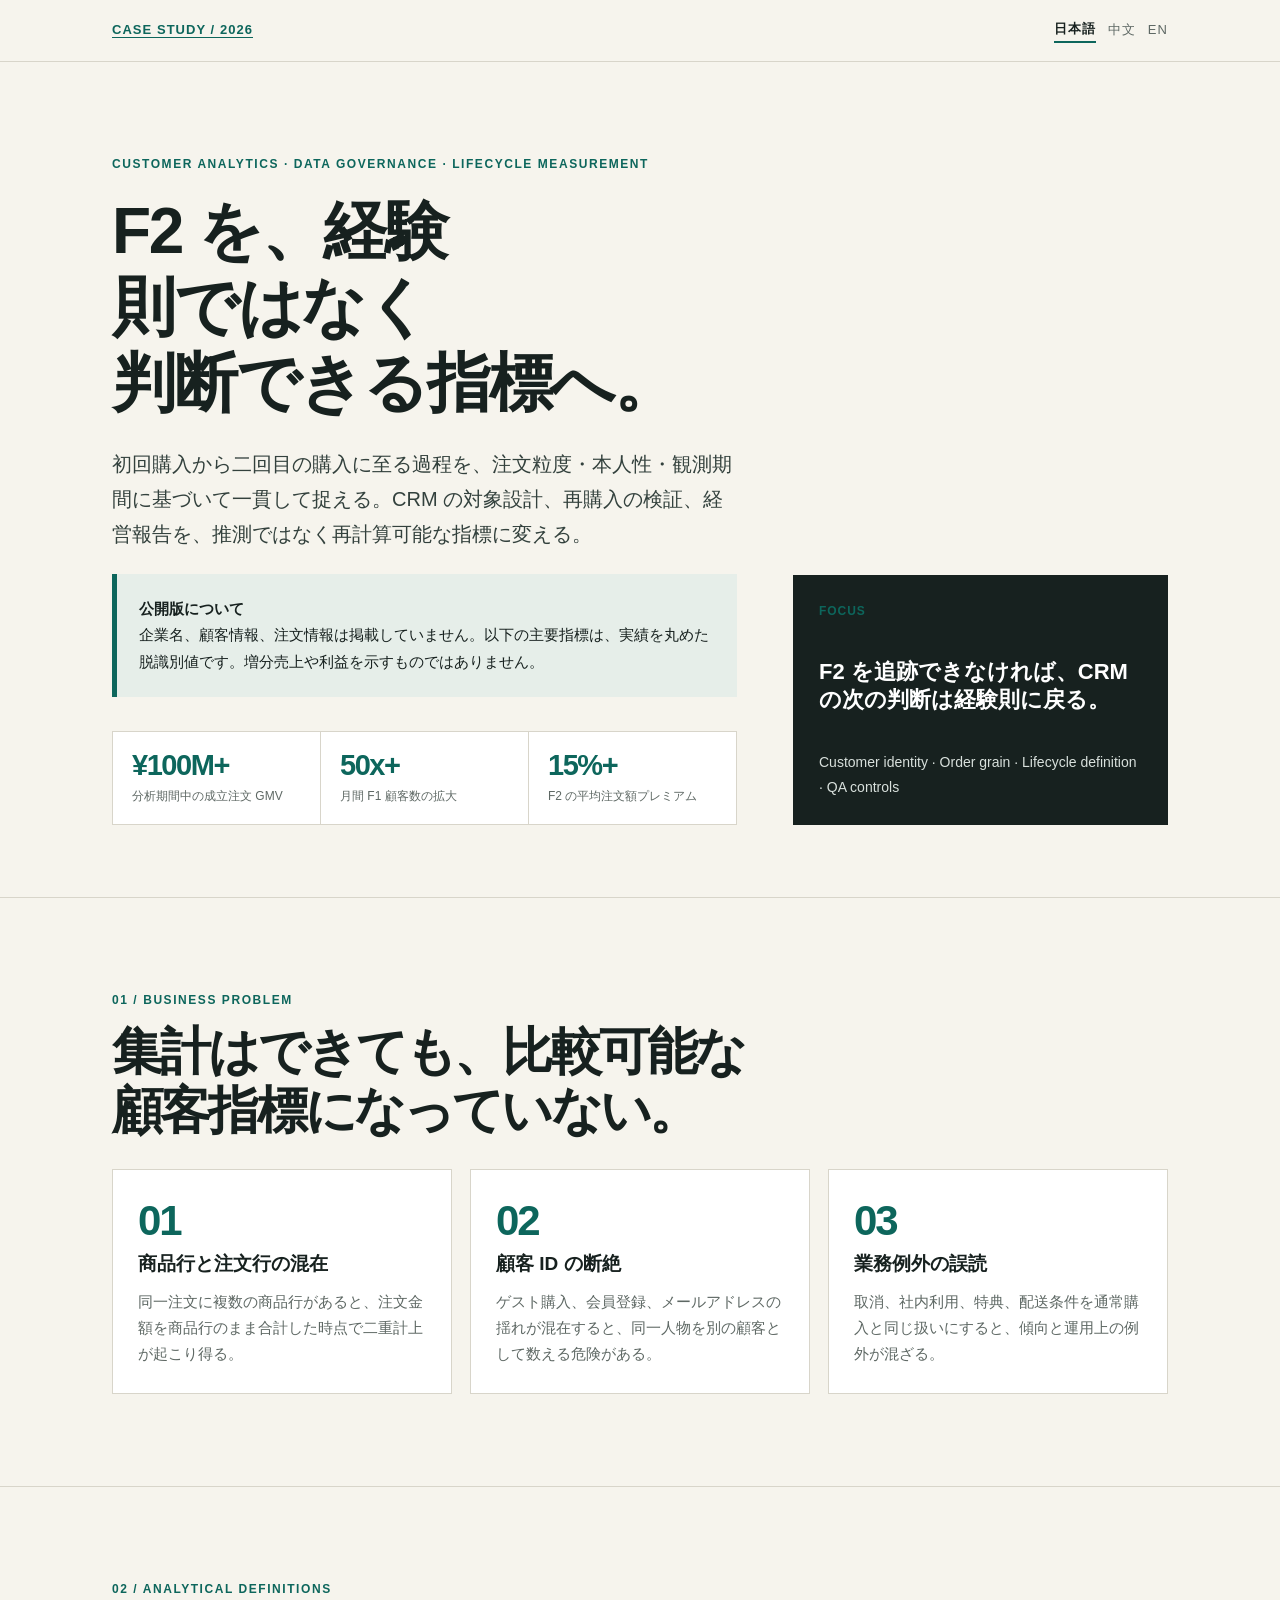
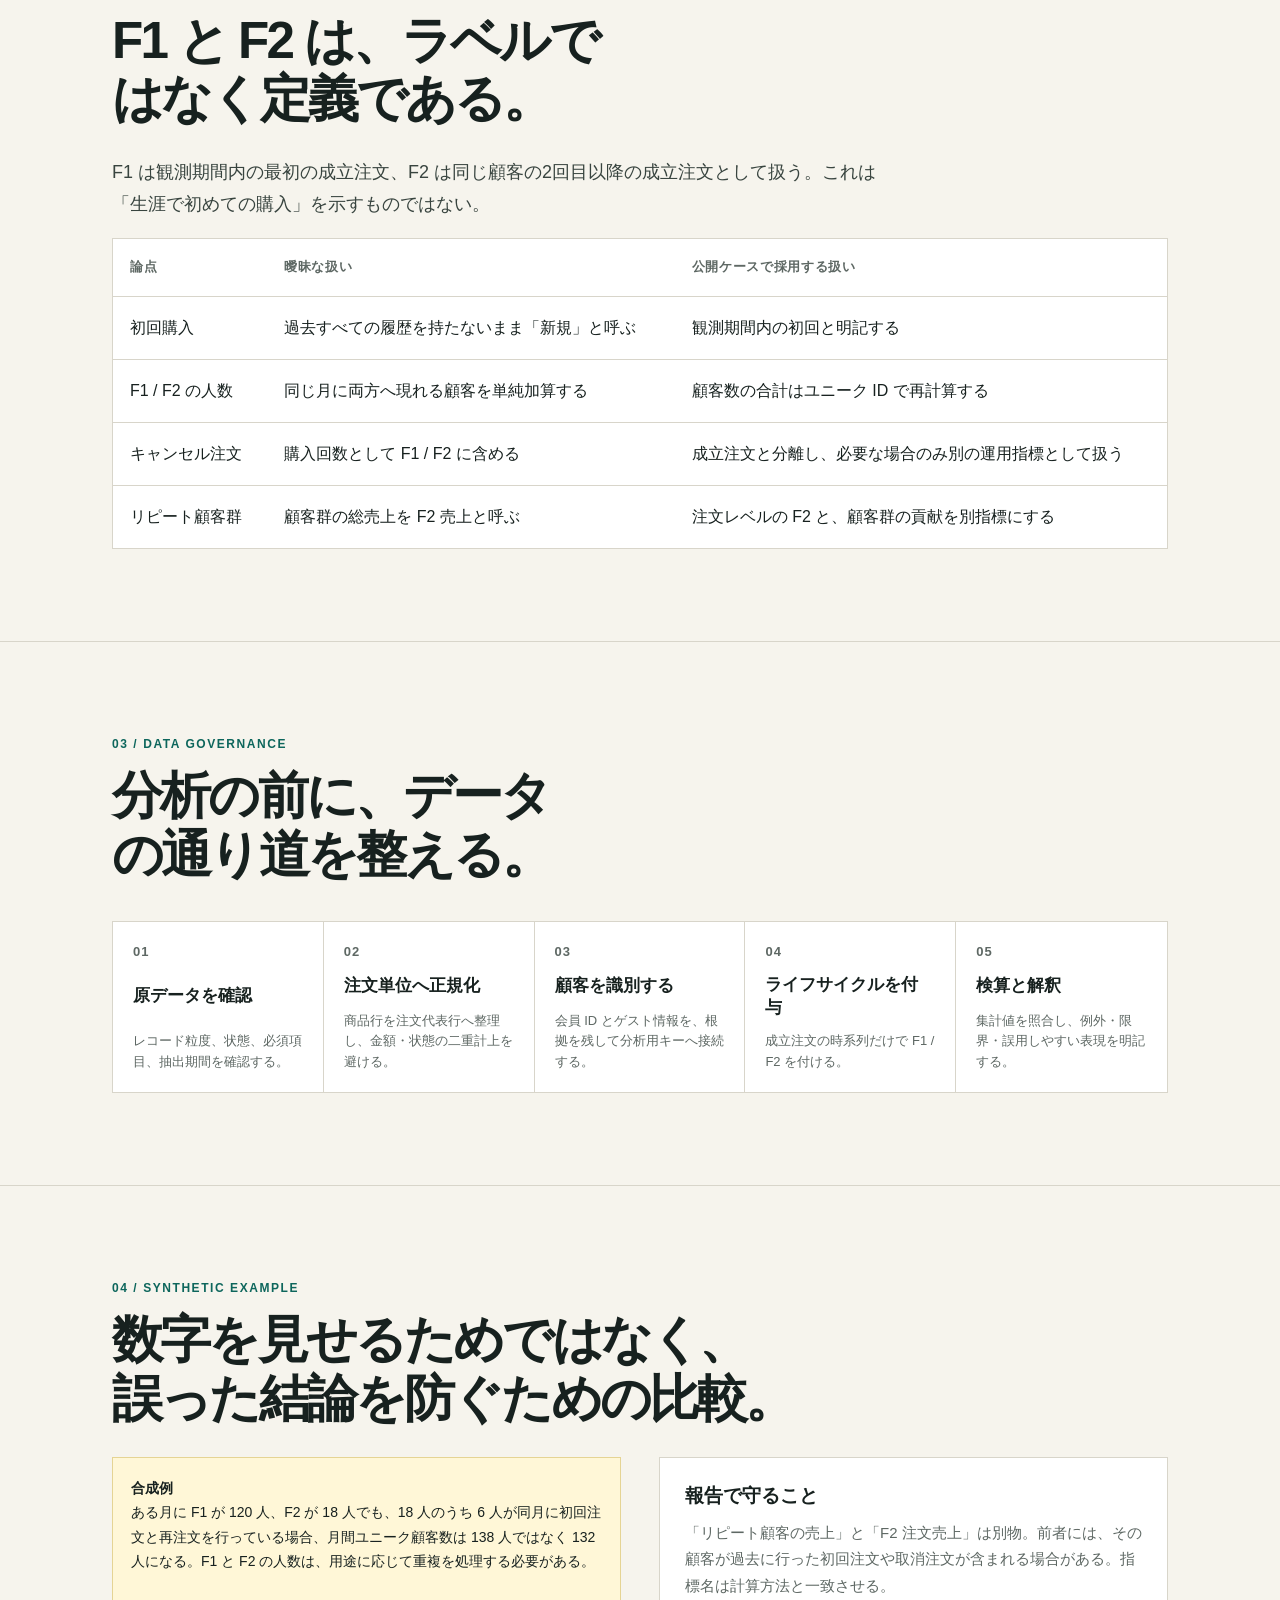
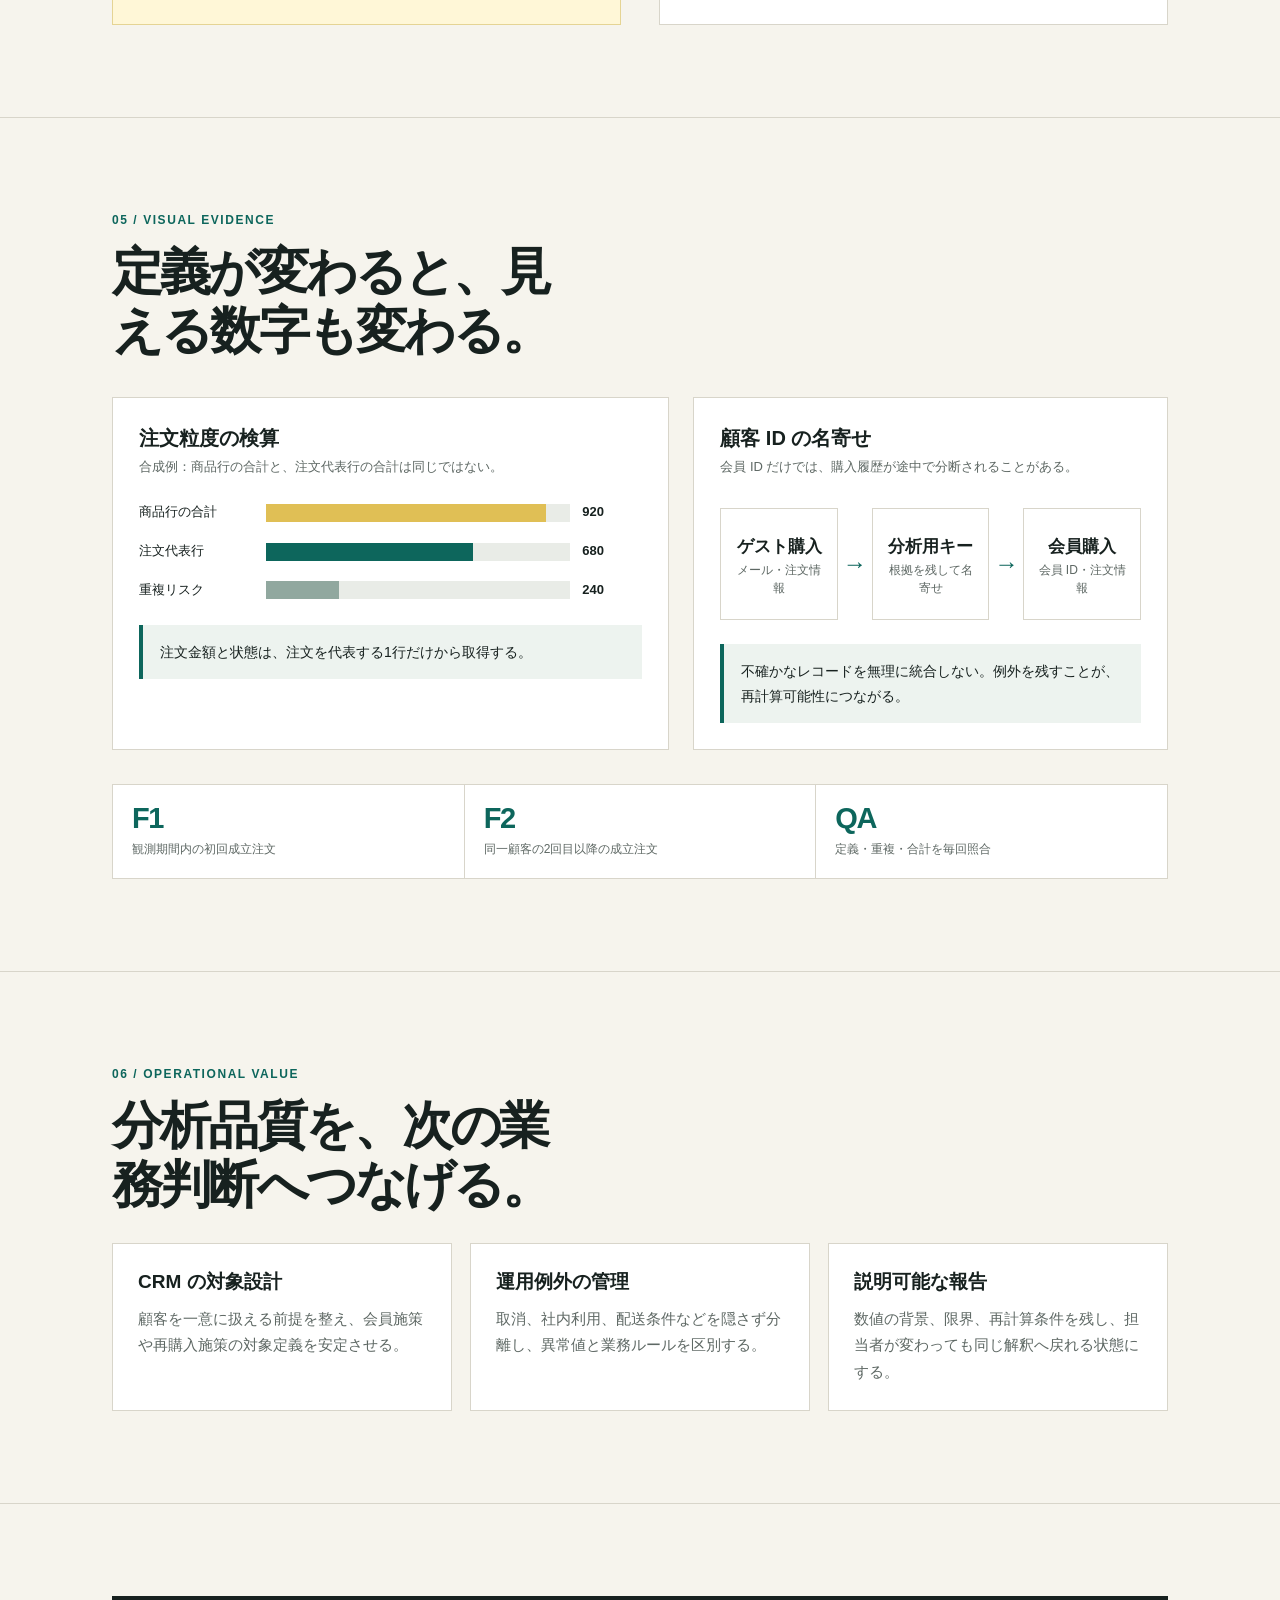
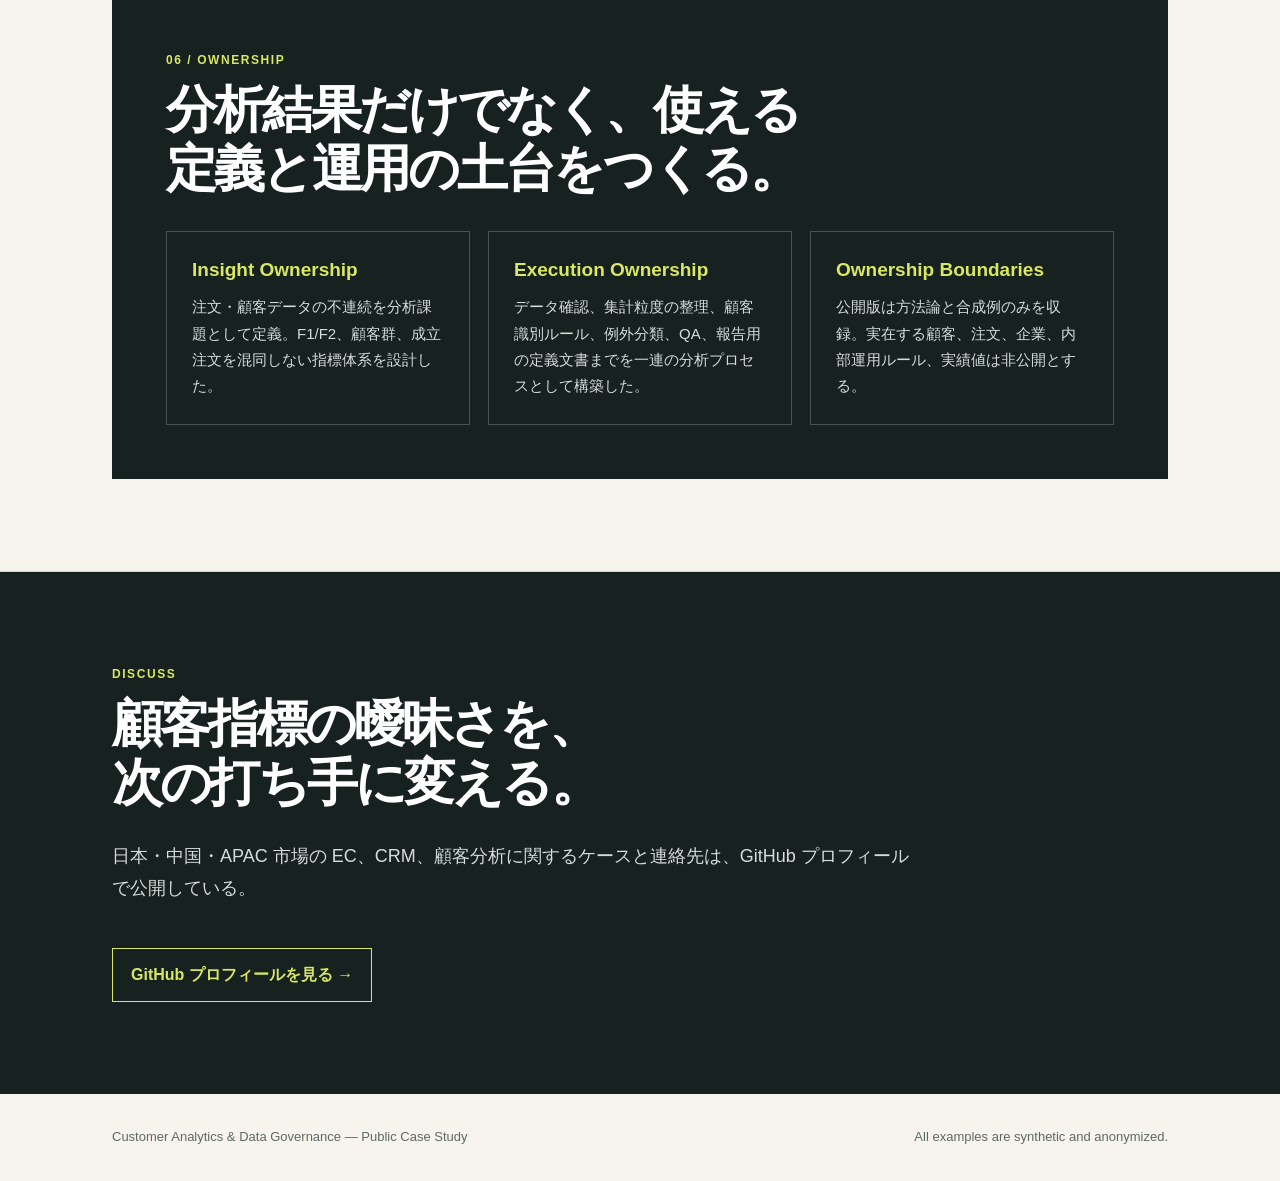
<file: index.html>
<!doctype html>
<html lang="ja">
<head>
  <meta charset="utf-8">
  <meta name="viewport" content="width=device-width,initial-scale=1">
  <meta name="description" content="日本市場を起点とする APAC 顧客ライフサイクル分析とデータガバナンスの公開ケーススタディ。">
  <title>Japan APAC Customer Analytics — Case Study</title>
  <link rel="stylesheet" href="assets/case-study.css">
  <link rel="stylesheet" href="assets/font-overrides.css">
</head>
<body>
  <header class="topbar">
<div class="wrap">
<a class="brand" href="#top">CASE STUDY / 2026</a>
<nav class="lang" aria-label="Language">
<a aria-current="page" href="index.html">日本語</a>
<a href="zh.html">中文</a>
<a href="en.html">EN</a>
</nav>
</div>
</header>
  <main id="top">
    <section class="hero">
<div class="wrap hero-grid">
<div>
<div class="eyebrow">Customer analytics · data governance · lifecycle measurement</div>
<h1>F2 を、経験則ではなく<br>判断できる指標へ。</h1>
<p class="lead">初回購入から二回目の購入に至る過程を、注文粒度・本人性・観測期間に基づいて一貫して捉える。CRM の対象設計、再購入の検証、経営報告を、推測ではなく再計算可能な指標に変える。</p>
<div class="notice">
<strong>公開版について</strong>
<br>企業名、顧客情報、注文情報は掲載していません。以下の主要指標は、実績を丸めた脱識別値です。増分売上や利益を示すものではありません。</div><div class="metric-strip"><div><b>¥100M+</b><span>分析期間中の成立注文 GMV</span></div><div><b>50x+</b><span>月間 F1 顧客数の拡大</span></div><div><b>15%+</b><span>F2 の平均注文額プレミアム</span></div></div>
</div>
<aside class="hero-side">
<span class="tag">Focus</span>
<strong>F2 を追跡できなければ、CRM の次の判断は経験則に戻る。</strong>
<p>Customer identity · Order grain · Lifecycle definition · QA controls</p>
</aside>
</div>
</section>
    <section class="section">
<div class="wrap">
<div class="kicker">01 / Business problem</div>
<h2>集計はできても、比較可能な顧客指標になっていない。</h2>
<div class="three-col">
<article class="card">
<div class="number">01</div>
<h3>商品行と注文行の混在</h3>
<p>同一注文に複数の商品行があると、注文金額を商品行のまま合計した時点で二重計上が起こり得る。</p>
</article>
<article class="card">
<div class="number">02</div>
<h3>顧客 ID の断絶</h3>
<p>ゲスト購入、会員登録、メールアドレスの揺れが混在すると、同一人物を別の顧客として数える危険がある。</p>
</article>
<article class="card">
<div class="number">03</div>
<h3>業務例外の誤読</h3>
<p>取消、社内利用、特典、配送条件を通常購入と同じ扱いにすると、傾向と運用上の例外が混ざる。</p>
</article>
</div>
</div>
</section>
    <section class="section">
<div class="wrap">
<div class="kicker">02 / Analytical definitions</div>
<h2>F1 と F2 は、ラベルではなく定義である。</h2>
<p class="section-intro">F1 は観測期間内の最初の成立注文、F2 は同じ顧客の2回目以降の成立注文として扱う。これは「生涯で初めての購入」を示すものではない。</p>
<div class="table-wrap">
<table class="comparison">
<thead>
<tr>
<th>論点</th>
<th>曖昧な扱い</th>
<th>公開ケースで採用する扱い</th>
</tr>
</thead>
<tbody>
<tr>
<td>初回購入</td>
<td>過去すべての履歴を持たないまま「新規」と呼ぶ</td>
<td>観測期間内の初回と明記する</td>
</tr>
<tr>
<td>F1 / F2 の人数</td>
<td>同じ月に両方へ現れる顧客を単純加算する</td>
<td>顧客数の合計はユニーク ID で再計算する</td>
</tr>
<tr>
<td>キャンセル注文</td>
<td>購入回数として F1 / F2 に含める</td>
<td>成立注文と分離し、必要な場合のみ別の運用指標として扱う</td>
</tr>
<tr>
<td>リピート顧客群</td>
<td>顧客群の総売上を F2 売上と呼ぶ</td>
<td>注文レベルの F2 と、顧客群の貢献を別指標にする</td>
</tr>
</tbody>
</table>
</div>
</div>
</section>
    <section class="section">
<div class="wrap">
<div class="kicker">03 / Data governance</div>
<h2>分析の前に、データの通り道を整える。</h2>
<div class="flow">
<div>
<span class="tag">01</span>
<b>原データを確認</b>
<span>レコード粒度、状態、必須項目、抽出期間を確認する。</span>
</div>
<div>
<span class="tag">02</span>
<b>注文単位へ正規化</b>
<span>商品行を注文代表行へ整理し、金額・状態の二重計上を避ける。</span>
</div>
<div>
<span class="tag">03</span>
<b>本人性を解決</b>
<span>会員 ID とゲスト情報を、根拠を残して分析用キーへ接続する。</span>
</div>
<div>
<span class="tag">04</span>
<b>ライフサイクルを付与</b>
<span>成立注文の時系列だけで F1 / F2 を付ける。</span>
</div>
<div>
<span class="tag">05</span>
<b>検算と解釈</b>
<span>集計値を照合し、例外・限界・誤用しやすい表現を明記する。</span>
</div>
</div>
</div>
</section>
    <section class="section">
<div class="wrap">
<div class="kicker">04 / Synthetic example</div>
<h2>数字を見せるためではなく、誤った結論を防ぐための比較。</h2>
<div class="two-col">
<div class="synthetic">
<strong>合成例</strong>
<br>ある月に F1 が 120 人、F2 が 18 人でも、18 人のうち 6 人が同月に初回注文と再注文を行っている場合、月間ユニーク顧客数は 138 人ではなく 132 人になる。F1 と F2 の人数は、用途に応じて重複を処理する必要がある。</div>
<div class="card">
<h3>報告で守ること</h3>
<p>「リピート顧客の売上」と「F2 注文売上」は別物。前者には、その顧客が過去に行った初回注文や取消注文が含まれる場合がある。指標名は計算方法と一致させる。</p>
</div>
</div>
</div>
</section>
    <section class="section"><div class="wrap"><div class="kicker">05 / Visual evidence</div><h2>定義が変わると、見える数字も変わる。</h2><div class="evidence-grid"><article class="evidence-card"><h3>注文粒度の検算</h3><p class="micro">合成例：商品行の合計と、注文代表行の合計は同じではない。</p><div class="bar-set"><div class="bar-row"><span>商品行の合計</span><div class="bar-track"><div class="bar-fill warn" style="width:92%"></div></div><b>920</b></div><div class="bar-row"><span>注文代表行</span><div class="bar-track"><div class="bar-fill" style="width:68%"></div></div><b>680</b></div><div class="bar-row"><span>重複リスク</span><div class="bar-track"><div class="bar-fill alt" style="width:24%"></div></div><b>240</b></div></div><div class="callout">注文金額と状態は、注文を代表する1行だけから取得する。</div></article><article class="evidence-card"><h3>本人性の接続</h3><p class="micro">会員 ID だけでは、購入履歴が途中で分断されることがある。</p><div class="identity-map"><div class="identity-node"><strong>ゲスト購入</strong><span>メール・注文情報</span></div><div class="identity-arrow">→</div><div class="identity-node"><strong>分析用キー</strong><span>根拠を残して接続</span></div><div class="identity-arrow">→</div><div class="identity-node"><strong>会員購入</strong><span>会員 ID・注文情報</span></div></div><div class="callout">不確かなレコードを無理に統合しない。例外を残すことが、再計算可能性につながる。</div></article></div><div class="metric-strip"><div><b>F1</b><span>観測期間内の初回成立注文</span></div><div><b>F2</b><span>同一顧客の2回目以降の成立注文</span></div><div><b>QA</b><span>定義・重複・合計を毎回照合</span></div></div></div></section>
    <section class="section">
<div class="wrap">
<div class="kicker">06 / Operational value</div>
<h2>分析品質を、次の業務判断へつなげる。</h2>
<div class="three-col">
<article class="card">
<h3>CRM の対象設計</h3>
<p>顧客を一意に扱える前提を整え、会員施策や再購入施策の対象定義を安定させる。</p>
</article>
<article class="card">
<h3>運用例外の管理</h3>
<p>取消、社内利用、配送条件などを隠さず分離し、異常値と業務ルールを区別する。</p>
</article>
<article class="card">
<h3>説明可能な報告</h3>
<p>数値の背景、限界、再計算条件を残し、担当者が変わっても同じ解釈へ戻れる状態にする。</p>
</article>
</div>
</div>
</section>
    <section class="section">
<div class="wrap">
<div class="ownership">
<div class="kicker" style="color:#d8e861">06 / Ownership</div>
<h2>分析結果だけでなく、使える定義と運用の土台をつくる。</h2>
<div class="three-col">
<article class="card">
<h3>Insight Ownership</h3>
<p>注文・顧客データの不連続を分析課題として定義。F1/F2、顧客群、成立注文を混同しない指標体系を設計した。</p>
</article>
<article class="card">
<h3>Execution Ownership</h3>
<p>データ確認、集計粒度の整理、本人性ルール、例外分類、QA、報告用の定義文書までを一連の分析プロセスとして構築した。</p>
</article>
<article class="card">
<h3>Ownership Boundaries</h3>
<p>公開版は方法論と合成例のみを収録。実在する顧客、注文、企業、内部運用ルール、実績値は非公開とする。</p>
</article>
</div>
</div>
</div>
</section>
    <section class="section" style="background:#17211f;border-bottom:0;color:#fff">
<div class="wrap">
<div class="kicker" style="color:#d8e861">DISCUSS</div>
<h2 style="margin-top:10px">顧客指標の曖昧さを、<br>次の打ち手に変える。</h2>
<p class="section-intro" style="color:#d4ddda">日本・中国・APAC 市場の EC、CRM、顧客分析に関するケースと連絡先は、GitHub プロフィールで公開している。</p>
<a href="https://github.com/yuchanyuchan1225-hash" target="_blank" rel="noopener" style="display:inline-block;margin-top:26px;padding:12px 18px;border:1px solid #d8e861;color:#d8e861;font-weight:800;text-decoration:none">GitHub プロフィールを見る →</a>
</div>
</section>
  </main>
  <footer class="footer">
<div class="wrap">
<span>Customer Analytics & Data Governance — Public Case Study</span>
<span>All examples are synthetic and anonymized.</span>
</div>
</footer>
<script src="assets/ja-copy.js"></script>
</body>
</html>
</file>
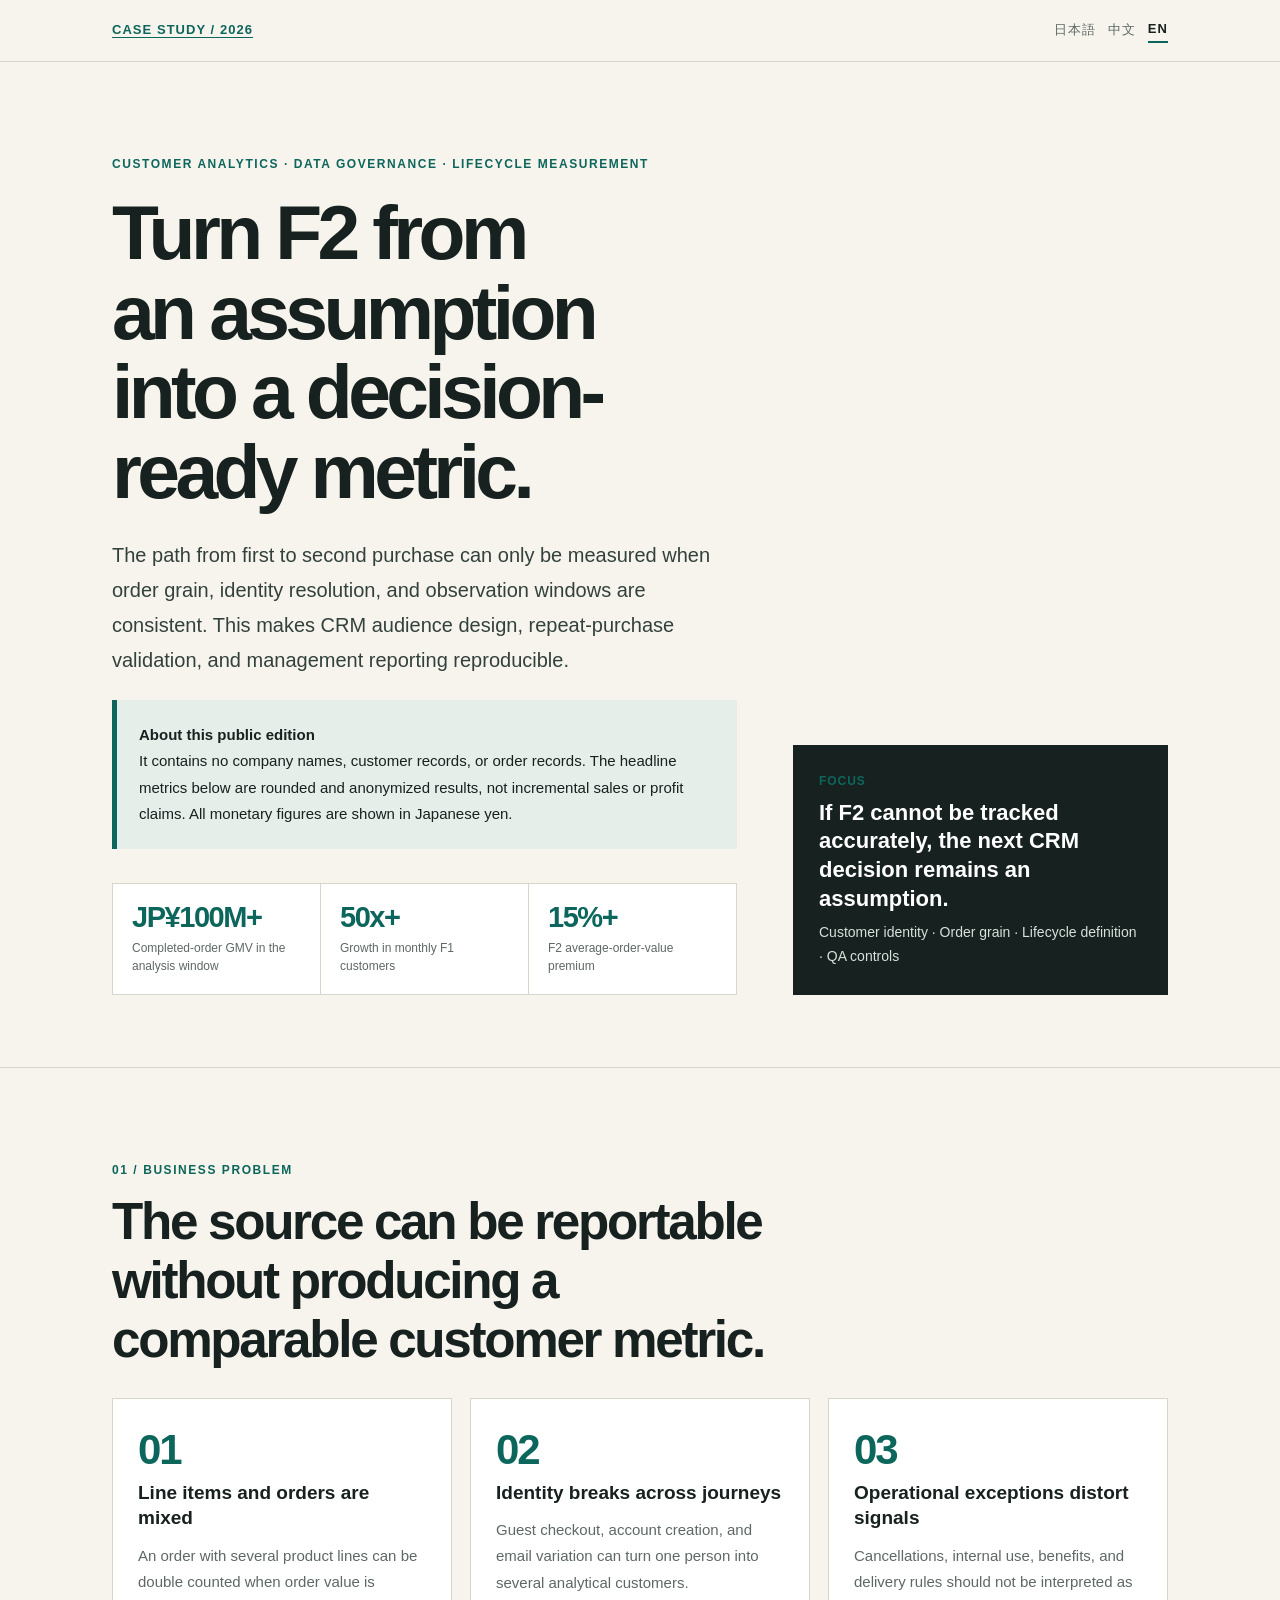
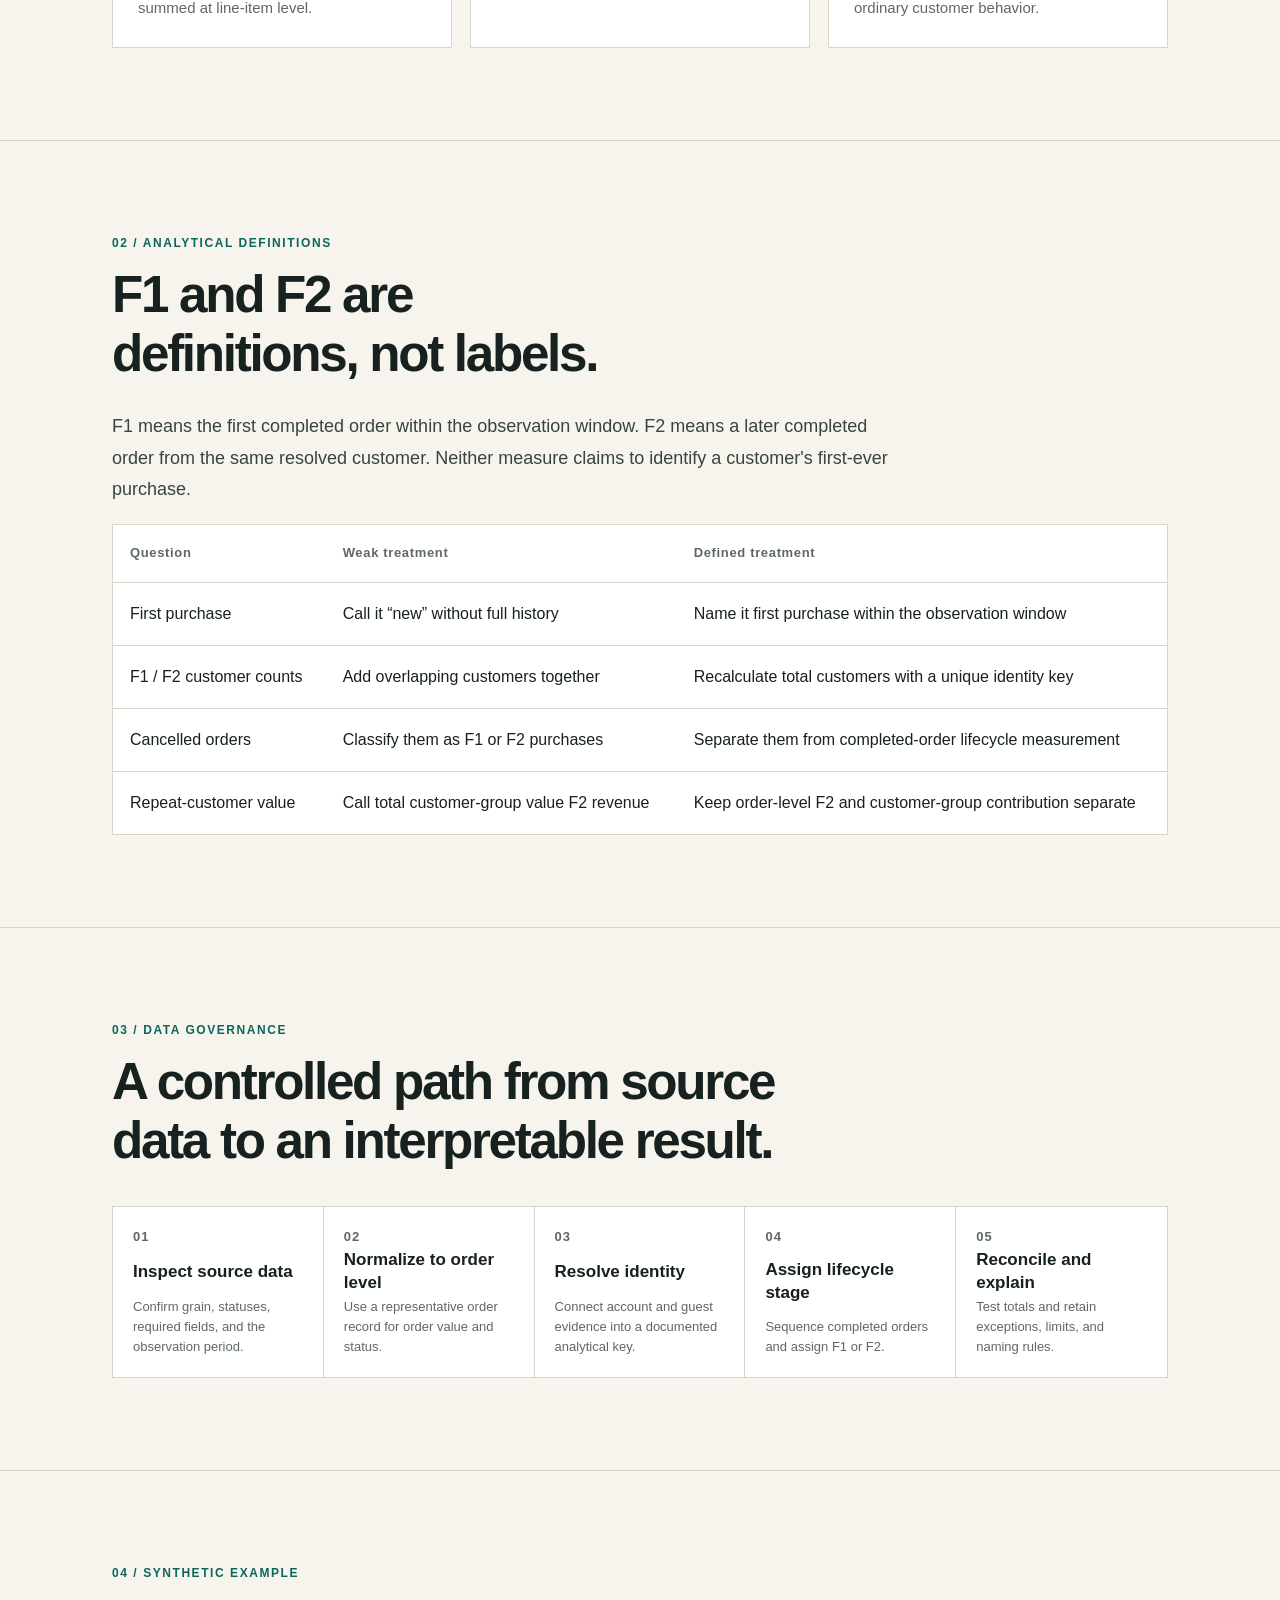
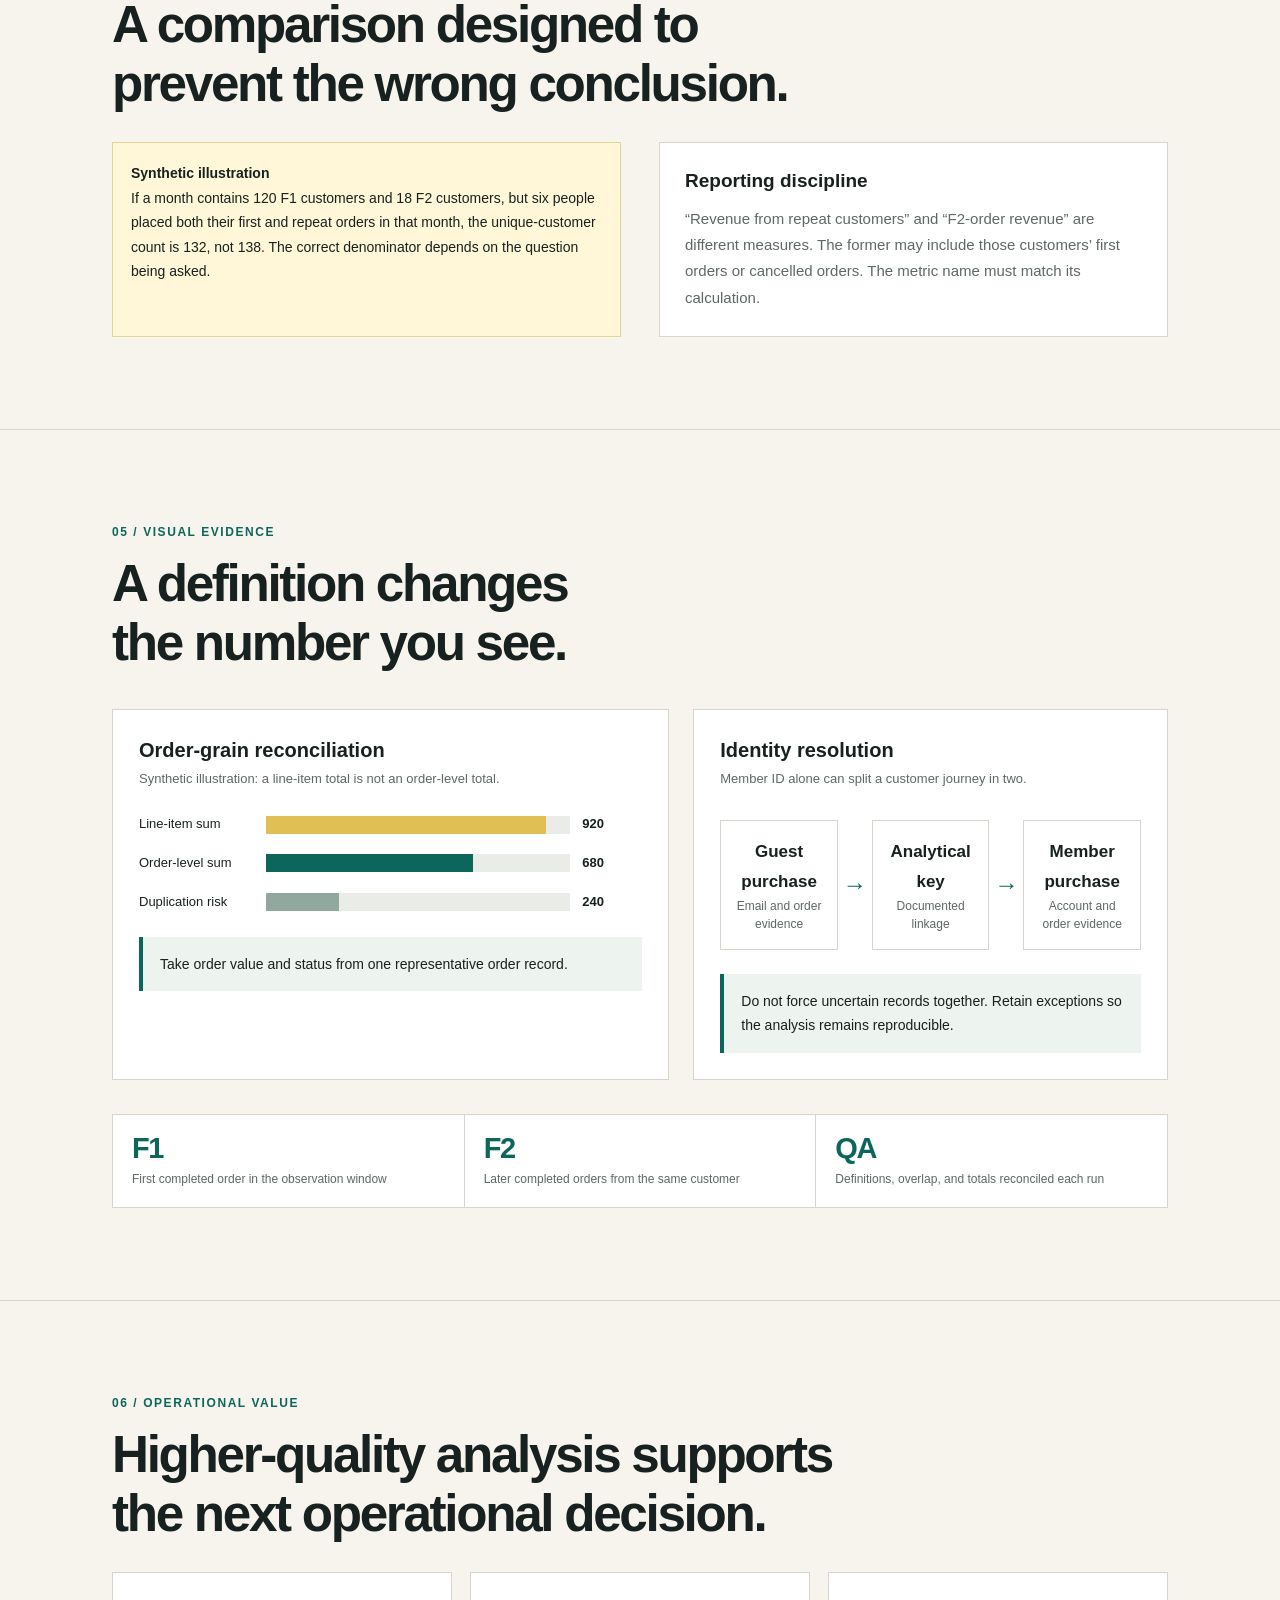
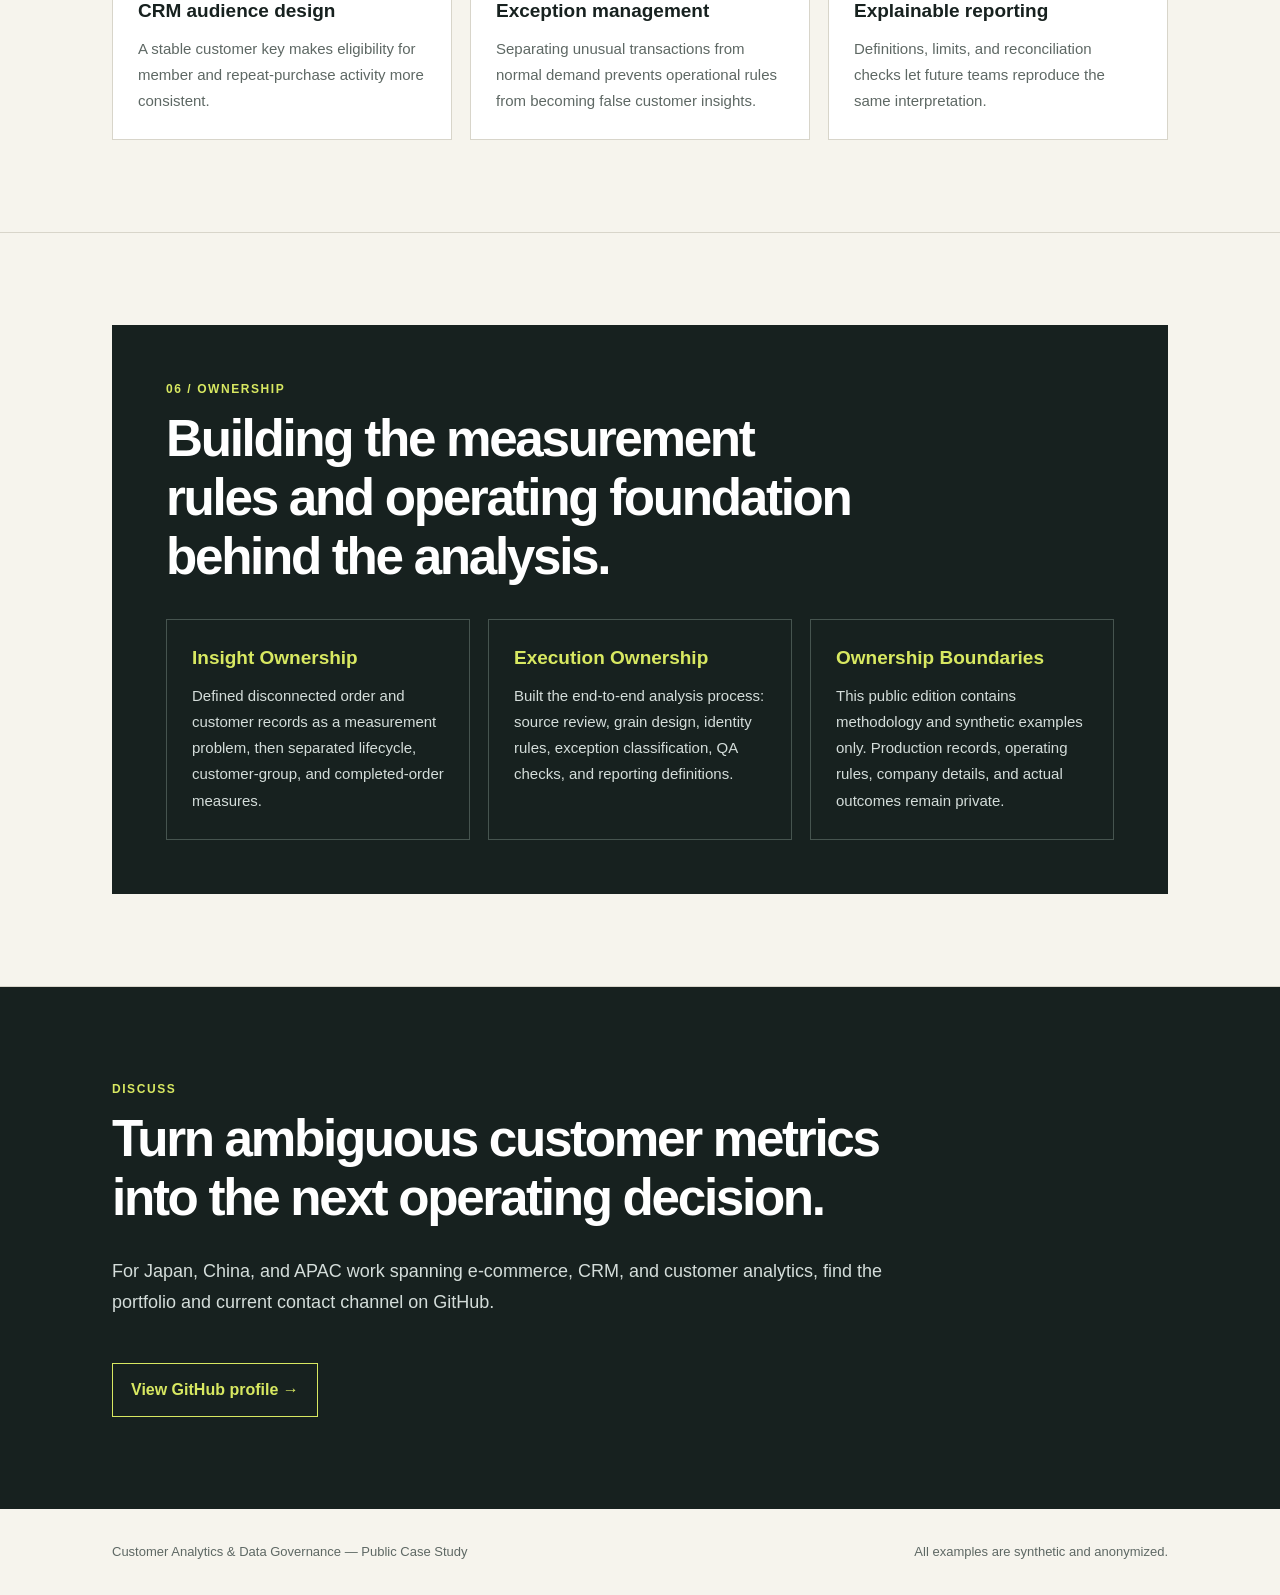
<file: en.html>
<!doctype html>
<html lang="en">
<head>
<meta charset="utf-8">
<meta name="viewport" content="width=device-width,initial-scale=1">
<meta name="description" content="A public Japan-market customer analytics and data governance case study with APAC relevance.">
<title>Japan APAC Customer Analytics — Case Study</title>
<link rel="stylesheet" href="assets/case-study.css">
<link rel="stylesheet" href="assets/font-overrides.css">
</head>
<body>
<header class="topbar">
<div class="wrap">
<a class="brand" href="#top">CASE STUDY / 2026</a>
<nav class="lang" aria-label="Language">
<a href="index.html">日本語</a>
<a href="zh.html">中文</a>
<a aria-current="page" href="en.html">EN</a>
</nav>
</div>
</header>
<main id="top">
<section class="hero">
<div class="wrap hero-grid">
<div>
<div class="eyebrow">Customer analytics · data governance · lifecycle measurement</div>
<h1>Turn F2 from an assumption<br>into a decision-ready metric.</h1>
<p class="lead">The path from first to second purchase can only be measured when order grain, identity resolution, and observation windows are consistent. This makes CRM audience design, repeat-purchase validation, and management reporting reproducible.</p>
<div class="notice">
<strong>About this public edition</strong>
<br>It contains no company names, customer records, or order records. The headline metrics below are rounded and anonymized results, not incremental sales or profit claims. All monetary figures are shown in Japanese yen.</div><div class="metric-strip"><div><b>JP¥100M+</b><span>Completed-order GMV in the analysis window</span></div><div><b>50x+</b><span>Growth in monthly F1 customers</span></div><div><b>15%+</b><span>F2 average-order-value premium</span></div></div>
</div>
<aside class="hero-side">
<span class="tag">Focus</span>
<strong>If F2 cannot be tracked accurately, the next CRM decision remains an assumption.</strong>
<p>Customer identity · Order grain · Lifecycle definition · QA controls</p>
</aside>
</div>
</section>
<section class="section">
<div class="wrap">
<div class="kicker">01 / Business problem</div>
<h2>The source can be reportable without producing a comparable customer metric.</h2>
<div class="three-col">
<article class="card">
<div class="number">01</div>
<h3>Line items and orders are mixed</h3>
<p>An order with several product lines can be double counted when order value is summed at line-item level.</p>
</article>
<article class="card">
<div class="number">02</div>
<h3>Identity breaks across journeys</h3>
<p>Guest checkout, account creation, and email variation can turn one person into several analytical customers.</p>
</article>
<article class="card">
<div class="number">03</div>
<h3>Operational exceptions distort signals</h3>
<p>Cancellations, internal use, benefits, and delivery rules should not be interpreted as ordinary customer behavior.</p>
</article>
</div>
</div>
</section>
<section class="section">
<div class="wrap">
<div class="kicker">02 / Analytical definitions</div>
<h2>F1 and F2 are definitions, not labels.</h2>
<p class="section-intro">F1 means the first completed order within the observation window. F2 means a later completed order from the same resolved customer. Neither measure claims to identify a customer's first-ever purchase.</p>
<div class="table-wrap">
<table class="comparison">
<thead>
<tr>
<th>Question</th>
<th>Weak treatment</th>
<th>Defined treatment</th>
</tr>
</thead>
<tbody>
<tr>
<td>First purchase</td>
<td>Call it “new” without full history</td>
<td>Name it first purchase within the observation window</td>
</tr>
<tr>
<td>F1 / F2 customer counts</td>
<td>Add overlapping customers together</td>
<td>Recalculate total customers with a unique identity key</td>
</tr>
<tr>
<td>Cancelled orders</td>
<td>Classify them as F1 or F2 purchases</td>
<td>Separate them from completed-order lifecycle measurement</td>
</tr>
<tr>
<td>Repeat-customer value</td>
<td>Call total customer-group value F2 revenue</td>
<td>Keep order-level F2 and customer-group contribution separate</td>
</tr>
</tbody>
</table>
</div>
</div>
</section>
<section class="section">
<div class="wrap">
<div class="kicker">03 / Data governance</div>
<h2>A controlled path from source data to an interpretable result.</h2>
<div class="flow">
<div>
<span class="tag">01</span>
<b>Inspect source data</b>
<span>Confirm grain, statuses, required fields, and the observation period.</span>
</div>
<div>
<span class="tag">02</span>
<b>Normalize to order level</b>
<span>Use a representative order record for order value and status.</span>
</div>
<div>
<span class="tag">03</span>
<b>Resolve identity</b>
<span>Connect account and guest evidence into a documented analytical key.</span>
</div>
<div>
<span class="tag">04</span>
<b>Assign lifecycle stage</b>
<span>Sequence completed orders and assign F1 or F2.</span>
</div>
<div>
<span class="tag">05</span>
<b>Reconcile and explain</b>
<span>Test totals and retain exceptions, limits, and naming rules.</span>
</div>
</div>
</div>
</section>
<section class="section">
<div class="wrap">
<div class="kicker">04 / Synthetic example</div>
<h2>A comparison designed to prevent the wrong conclusion.</h2>
<div class="two-col">
<div class="synthetic">
<strong>Synthetic illustration</strong>
<br>If a month contains 120 F1 customers and 18 F2 customers, but six people placed both their first and repeat orders in that month, the unique-customer count is 132, not 138. The correct denominator depends on the question being asked.</div>
<div class="card">
<h3>Reporting discipline</h3>
<p>“Revenue from repeat customers” and “F2-order revenue” are different measures. The former may include those customers’ first orders or cancelled orders. The metric name must match its calculation.</p>
</div>
</div>
</div>
</section>
<section class="section"><div class="wrap"><div class="kicker">05 / Visual evidence</div><h2>A definition changes the number you see.</h2><div class="evidence-grid"><article class="evidence-card"><h3>Order-grain reconciliation</h3><p class="micro">Synthetic illustration: a line-item total is not an order-level total.</p><div class="bar-set"><div class="bar-row"><span>Line-item sum</span><div class="bar-track"><div class="bar-fill warn" style="width:92%"></div></div><b>920</b></div><div class="bar-row"><span>Order-level sum</span><div class="bar-track"><div class="bar-fill" style="width:68%"></div></div><b>680</b></div><div class="bar-row"><span>Duplication risk</span><div class="bar-track"><div class="bar-fill alt" style="width:24%"></div></div><b>240</b></div></div><div class="callout">Take order value and status from one representative order record.</div></article><article class="evidence-card"><h3>Identity resolution</h3><p class="micro">Member ID alone can split a customer journey in two.</p><div class="identity-map"><div class="identity-node"><strong>Guest purchase</strong><span>Email and order evidence</span></div><div class="identity-arrow">→</div><div class="identity-node"><strong>Analytical key</strong><span>Documented linkage</span></div><div class="identity-arrow">→</div><div class="identity-node"><strong>Member purchase</strong><span>Account and order evidence</span></div></div><div class="callout">Do not force uncertain records together. Retain exceptions so the analysis remains reproducible.</div></article></div><div class="metric-strip"><div><b>F1</b><span>First completed order in the observation window</span></div><div><b>F2</b><span>Later completed orders from the same customer</span></div><div><b>QA</b><span>Definitions, overlap, and totals reconciled each run</span></div></div></div></section>
<section class="section">
<div class="wrap">
<div class="kicker">06 / Operational value</div>
<h2>Higher-quality analysis supports the next operational decision.</h2>
<div class="three-col">
<article class="card">
<h3>CRM audience design</h3>
<p>A stable customer key makes eligibility for member and repeat-purchase activity more consistent.</p>
</article>
<article class="card">
<h3>Exception management</h3>
<p>Separating unusual transactions from normal demand prevents operational rules from becoming false customer insights.</p>
</article>
<article class="card">
<h3>Explainable reporting</h3>
<p>Definitions, limits, and reconciliation checks let future teams reproduce the same interpretation.</p>
</article>
</div>
</div>
</section>
<section class="section">
<div class="wrap">
<div class="ownership">
<div class="kicker" style="color:#d8e861">06 / Ownership</div>
<h2>Building the measurement rules and operating foundation behind the analysis.</h2>
<div class="three-col">
<article class="card">
<h3>Insight Ownership</h3>
<p>Defined disconnected order and customer records as a measurement problem, then separated lifecycle, customer-group, and completed-order measures.</p>
</article>
<article class="card">
<h3>Execution Ownership</h3>
<p>Built the end-to-end analysis process: source review, grain design, identity rules, exception classification, QA checks, and reporting definitions.</p>
</article>
<article class="card">
<h3>Ownership Boundaries</h3>
<p>This public edition contains methodology and synthetic examples only. Production records, operating rules, company details, and actual outcomes remain private.</p>
</article>
</div>
</div>
</div>
</section>
<section class="section" style="background:#17211f;border-bottom:0;color:#fff">
<div class="wrap">
<div class="kicker" style="color:#d8e861">DISCUSS</div>
<h2 style="margin-top:10px">Turn ambiguous customer metrics<br>into the next operating decision.</h2>
<p class="section-intro" style="color:#d4ddda">For Japan, China, and APAC work spanning e-commerce, CRM, and customer analytics, find the portfolio and current contact channel on GitHub.</p>
<a href="https://github.com/yuchanyuchan1225-hash" target="_blank" rel="noopener" style="display:inline-block;margin-top:26px;padding:12px 18px;border:1px solid #d8e861;color:#d8e861;font-weight:800;text-decoration:none">View GitHub profile →</a>
</div>
</section>
</main>
<footer class="footer">
<div class="wrap">
<span>Customer Analytics & Data Governance — Public Case Study</span>
<span>All examples are synthetic and anonymized.</span>
</div>
</footer>
</body>
</html>
</file>
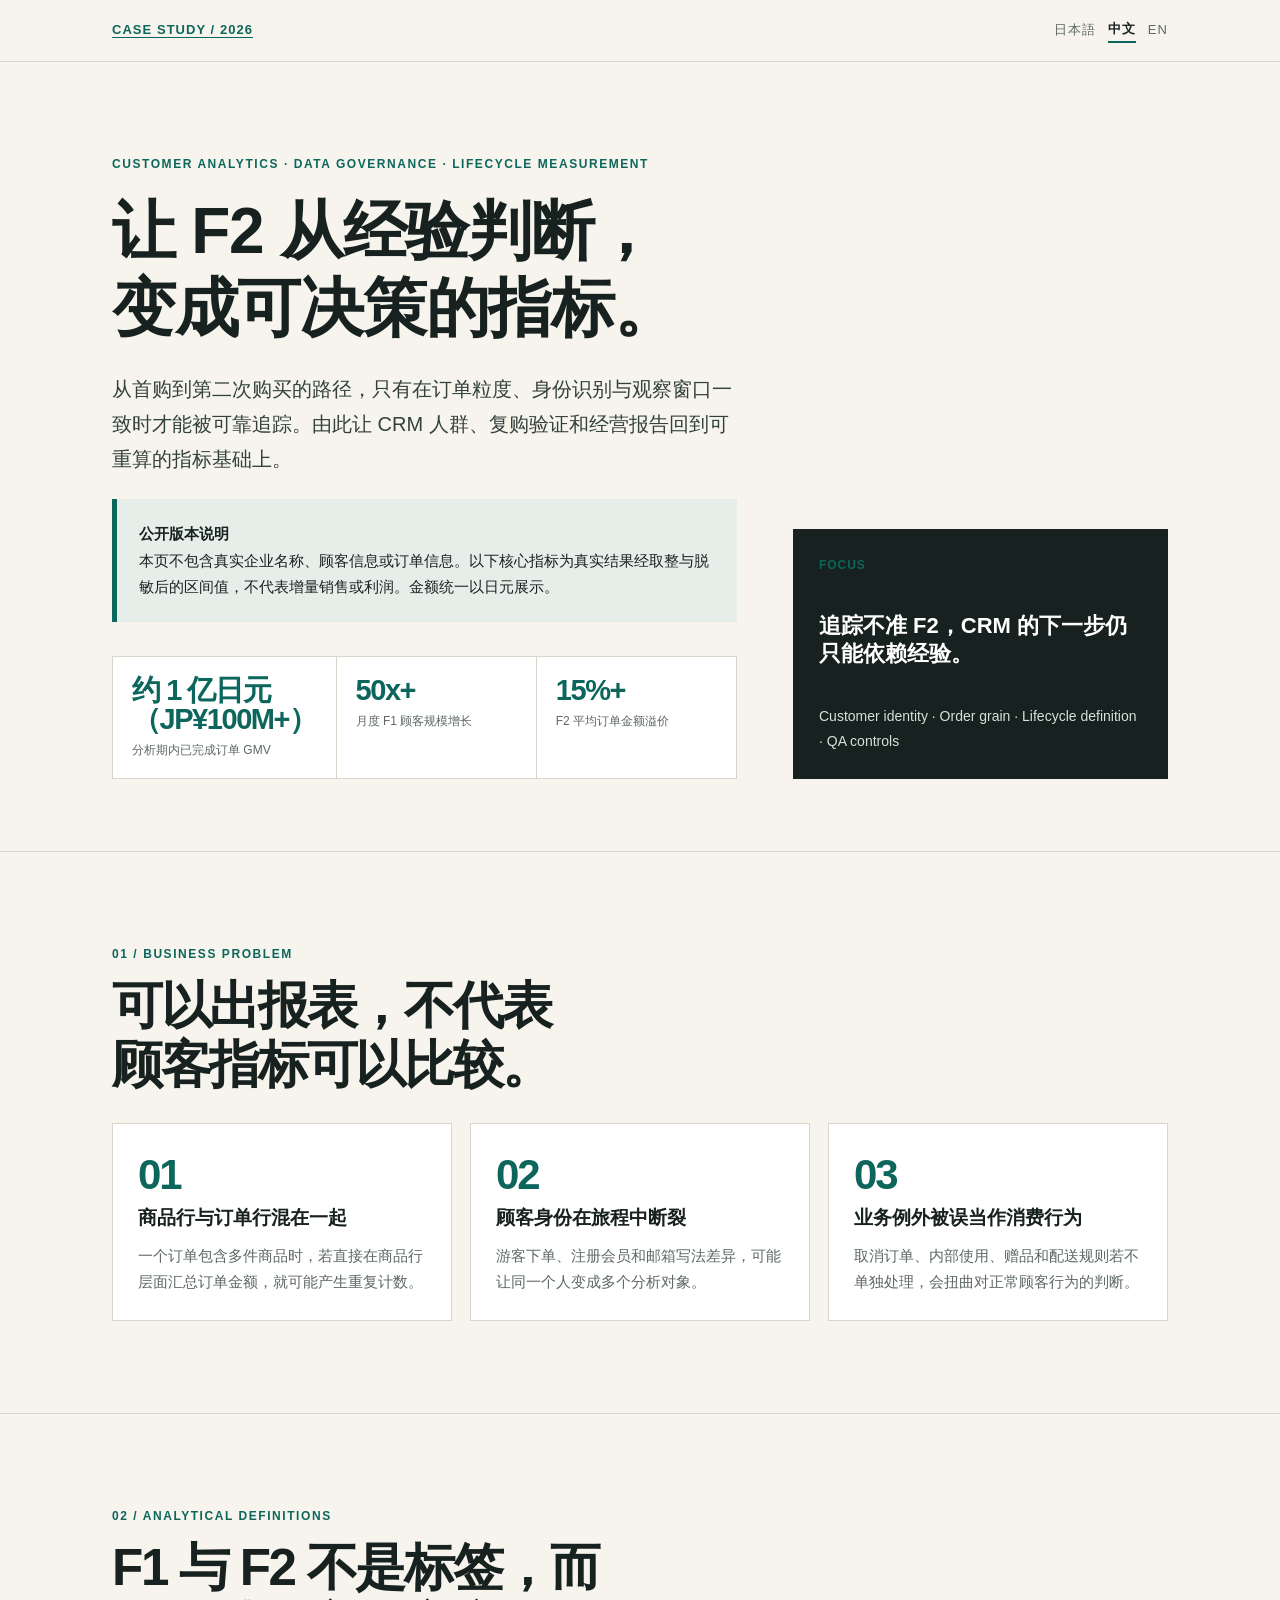
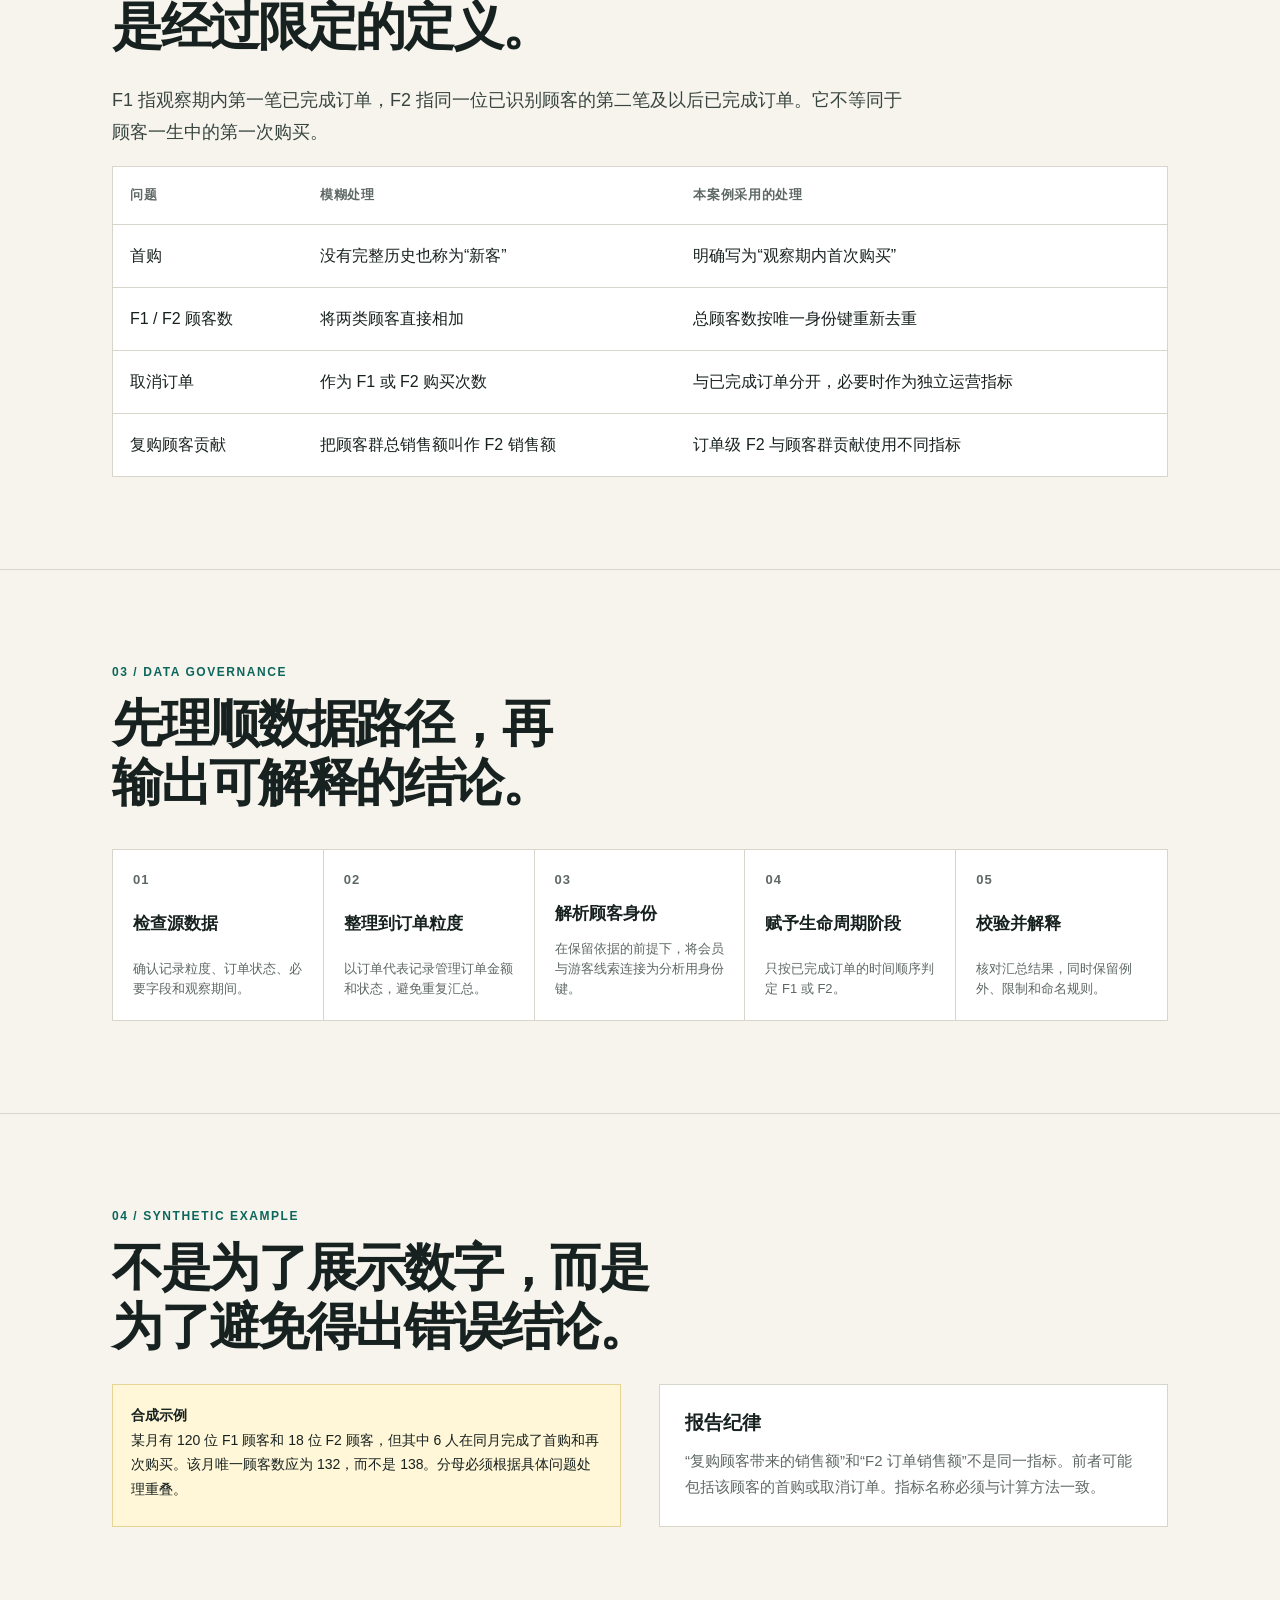
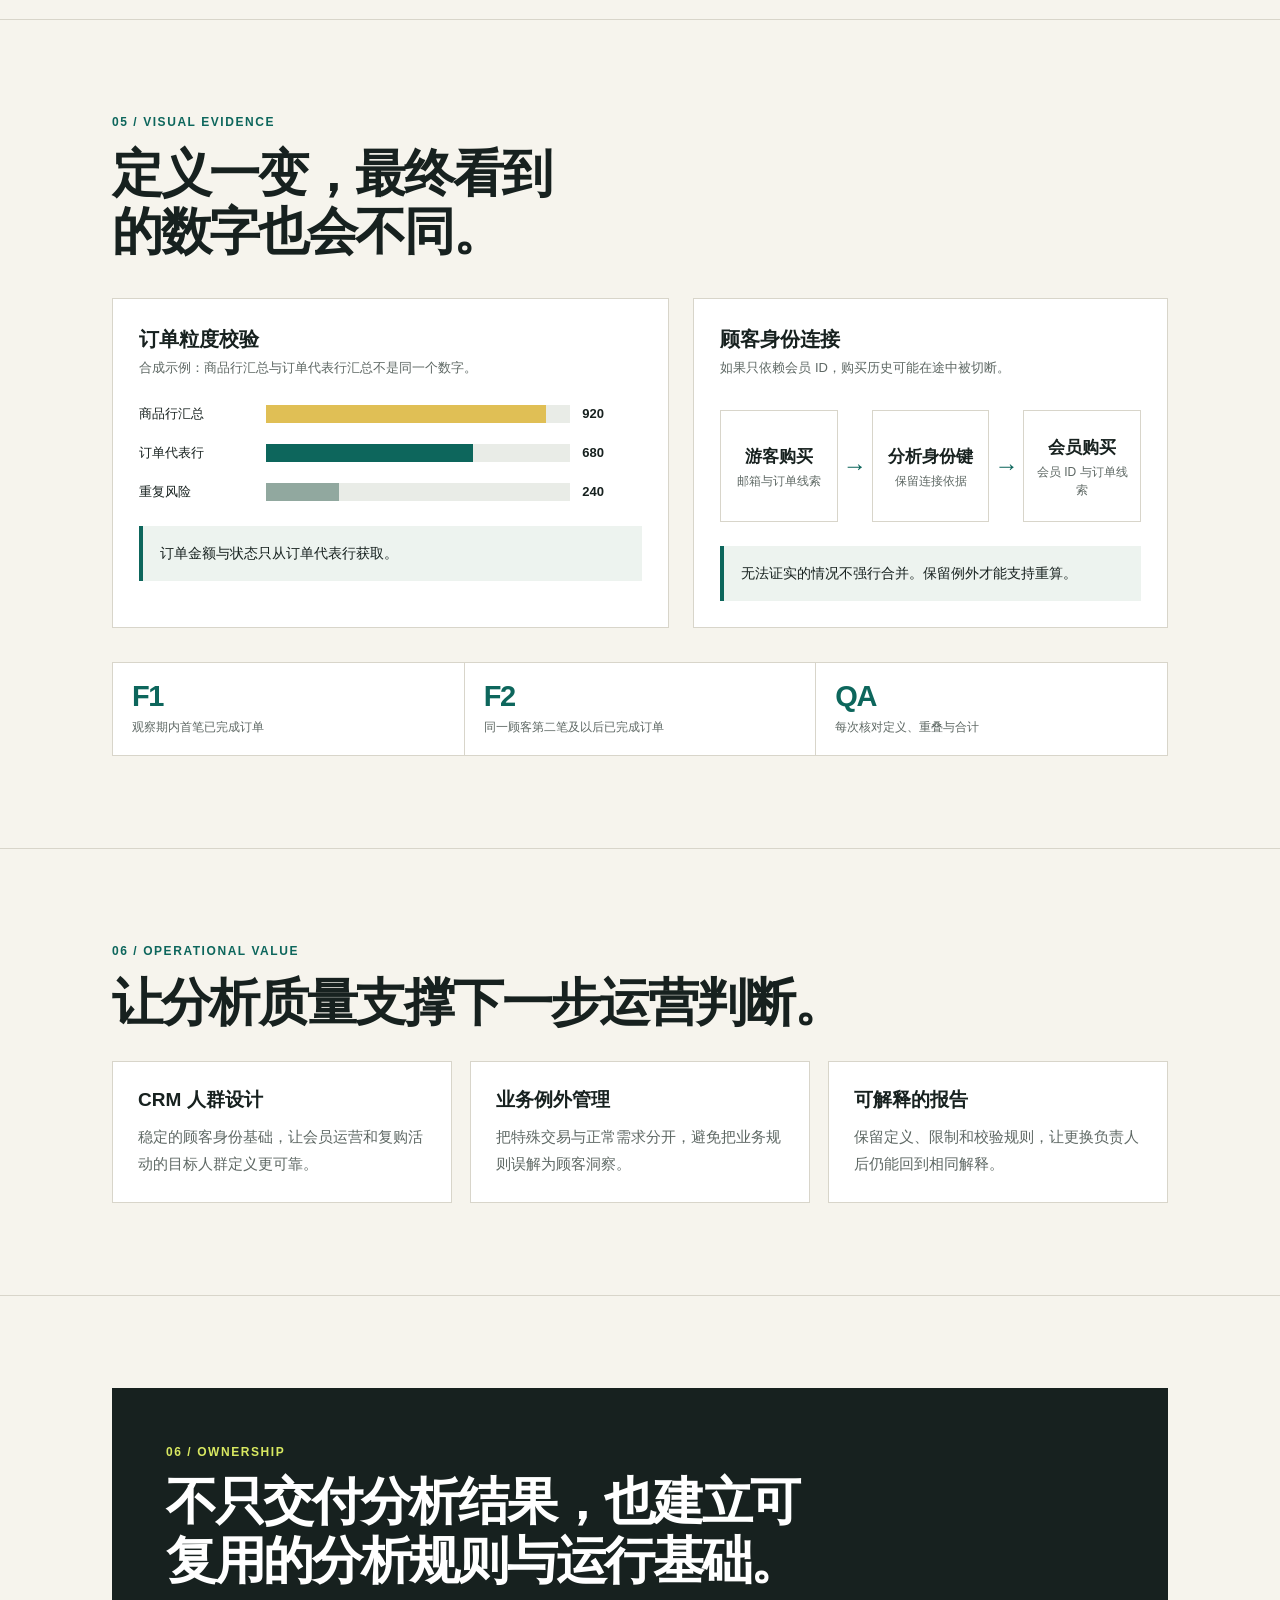
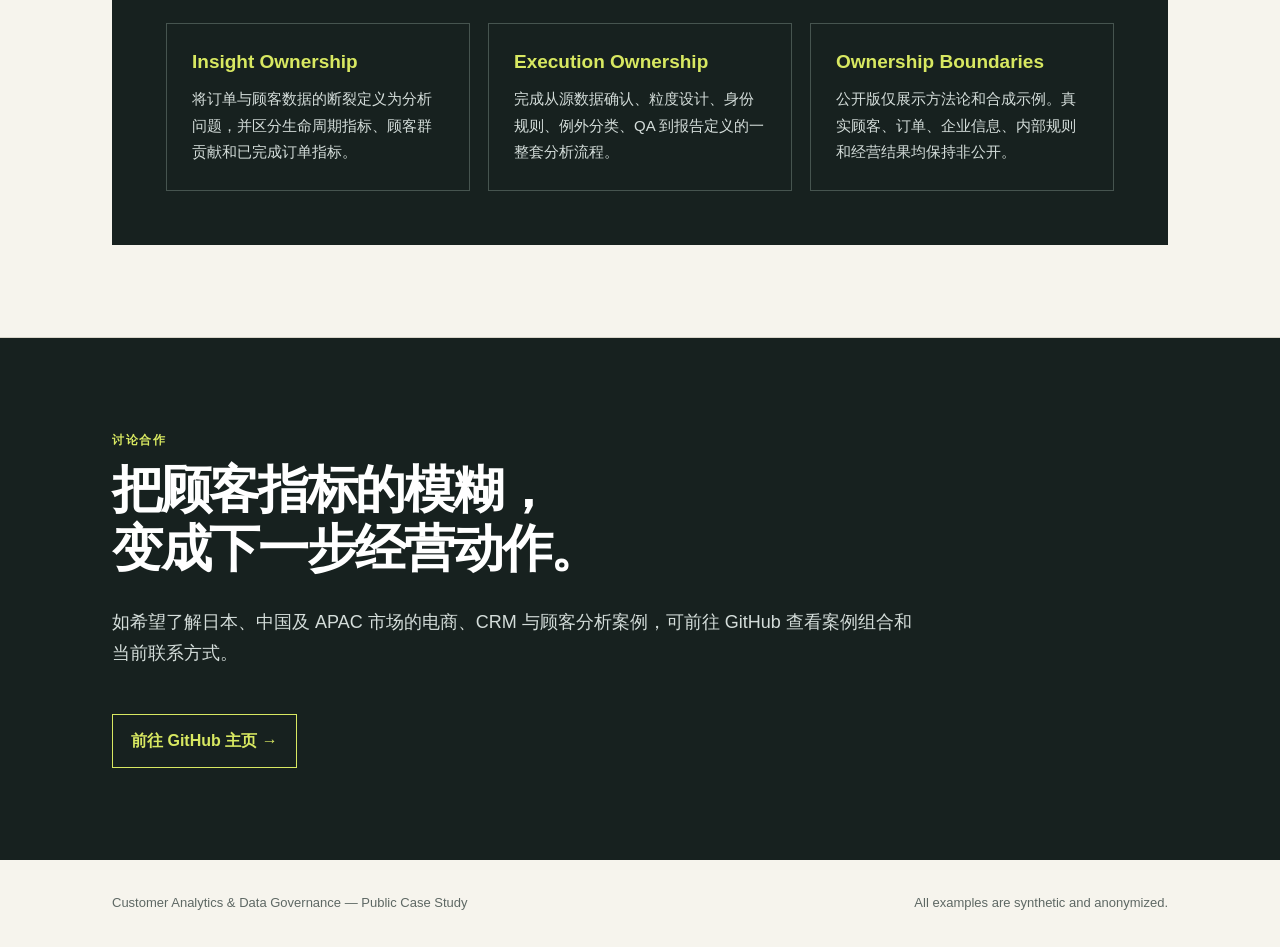
<file: zh.html>
<!doctype html>
<html lang="zh-CN">
<head>
<meta charset="utf-8">
<meta name="viewport" content="width=device-width,initial-scale=1">
<meta name="description" content="以日本市场为起点的 APAC 客户分析与数据治理公开案例。">
<title>日本市场 APAC 客户分析｜案例</title>
<link rel="stylesheet" href="assets/case-study.css">
<link rel="stylesheet" href="assets/font-overrides.css">
</head>
<body>
<header class="topbar">
<div class="wrap">
<a class="brand" href="#top">CASE STUDY / 2026</a>
<nav class="lang" aria-label="Language">
<a href="index.html">日本語</a>
<a aria-current="page" href="zh.html">中文</a>
<a href="en.html">EN</a>
</nav>
</div>
</header>
<main id="top">
<section class="hero">
<div class="wrap hero-grid">
<div>
<div class="eyebrow">Customer analytics · data governance · lifecycle measurement</div>
<h1>让 F2 从经验判断，<br>变成可决策的指标。</h1>
<p class="lead">从首购到第二次购买的路径，只有在订单粒度、身份识别与观察窗口一致时才能被可靠追踪。由此让 CRM 人群、复购验证和经营报告回到可重算的指标基础上。</p>
<div class="notice">
<strong>公开版本说明</strong>
<br>本页不包含真实企业名称、顾客信息或订单信息。以下核心指标为真实结果经取整与脱敏后的区间值，不代表增量销售或利润。金额统一以日元展示。</div><div class="metric-strip"><div><b>约 1 亿日元<br>（JP¥100M+）</b><span>分析期内已完成订单 GMV</span></div><div><b>50x+</b><span>月度 F1 顾客规模增长</span></div><div><b>15%+</b><span>F2 平均订单金额溢价</span></div></div>
</div>
<aside class="hero-side">
<span class="tag">Focus</span>
<strong>追踪不准 F2，CRM 的下一步仍只能依赖经验。</strong>
<p>Customer identity · Order grain · Lifecycle definition · QA controls</p>
</aside>
</div>
</section>
<section class="section">
<div class="wrap">
<div class="kicker">01 / Business problem</div>
<h2>可以出报表，不代表顾客指标可以比较。</h2>
<div class="three-col">
<article class="card">
<div class="number">01</div>
<h3>商品行与订单行混在一起</h3>
<p>一个订单包含多件商品时，若直接在商品行层面汇总订单金额，就可能产生重复计数。</p>
</article>
<article class="card">
<div class="number">02</div>
<h3>顾客身份在旅程中断裂</h3>
<p>游客下单、注册会员和邮箱写法差异，可能让同一个人变成多个分析对象。</p>
</article>
<article class="card">
<div class="number">03</div>
<h3>业务例外被误当作消费行为</h3>
<p>取消订单、内部使用、赠品和配送规则若不单独处理，会扭曲对正常顾客行为的判断。</p>
</article>
</div>
</div>
</section>
<section class="section">
<div class="wrap">
<div class="kicker">02 / Analytical definitions</div>
<h2>F1 与 F2 不是标签，而是经过限定的定义。</h2>
<p class="section-intro">F1 指观察期内第一笔已完成订单，F2 指同一位已识别顾客的第二笔及以后已完成订单。它不等同于顾客一生中的第一次购买。</p>
<div class="table-wrap">
<table class="comparison">
<thead>
<tr>
<th>问题</th>
<th>模糊处理</th>
<th>本案例采用的处理</th>
</tr>
</thead>
<tbody>
<tr>
<td>首购</td>
<td>没有完整历史也称为“新客”</td>
<td>明确写为“观察期内首次购买”</td>
</tr>
<tr>
<td>F1 / F2 顾客数</td>
<td>将两类顾客直接相加</td>
<td>总顾客数按唯一身份键重新去重</td>
</tr>
<tr>
<td>取消订单</td>
<td>作为 F1 或 F2 购买次数</td>
<td>与已完成订单分开，必要时作为独立运营指标</td>
</tr>
<tr>
<td>复购顾客贡献</td>
<td>把顾客群总销售额叫作 F2 销售额</td>
<td>订单级 F2 与顾客群贡献使用不同指标</td>
</tr>
</tbody>
</table>
</div>
</div>
</section>
<section class="section">
<div class="wrap">
<div class="kicker">03 / Data governance</div>
<h2>先理顺数据路径，再输出可解释的结论。</h2>
<div class="flow">
<div>
<span class="tag">01</span>
<b>检查源数据</b>
<span>确认记录粒度、订单状态、必要字段和观察期间。</span>
</div>
<div>
<span class="tag">02</span>
<b>整理到订单粒度</b>
<span>以订单代表记录管理订单金额和状态，避免重复汇总。</span>
</div>
<div>
<span class="tag">03</span>
<b>解析顾客身份</b>
<span>在保留依据的前提下，将会员与游客线索连接为分析用身份键。</span>
</div>
<div>
<span class="tag">04</span>
<b>赋予生命周期阶段</b>
<span>只按已完成订单的时间顺序判定 F1 或 F2。</span>
</div>
<div>
<span class="tag">05</span>
<b>校验并解释</b>
<span>核对汇总结果，同时保留例外、限制和命名规则。</span>
</div>
</div>
</div>
</section>
<section class="section">
<div class="wrap">
<div class="kicker">04 / Synthetic example</div>
<h2>不是为了展示数字，而是为了避免得出错误结论。</h2>
<div class="two-col">
<div class="synthetic">
<strong>合成示例</strong>
<br>某月有 120 位 F1 顾客和 18 位 F2 顾客，但其中 6 人在同月完成了首购和再次购买。该月唯一顾客数应为 132，而不是 138。分母必须根据具体问题处理重叠。</div>
<div class="card">
<h3>报告纪律</h3>
<p>“复购顾客带来的销售额”和“F2 订单销售额”不是同一指标。前者可能包括该顾客的首购或取消订单。指标名称必须与计算方法一致。</p>
</div>
</div>
</div>
</section>
<section class="section"><div class="wrap"><div class="kicker">05 / Visual evidence</div><h2>定义一变，最终看到的数字也会不同。</h2><div class="evidence-grid"><article class="evidence-card"><h3>订单粒度校验</h3><p class="micro">合成示例：商品行汇总与订单代表行汇总不是同一个数字。</p><div class="bar-set"><div class="bar-row"><span>商品行汇总</span><div class="bar-track"><div class="bar-fill warn" style="width:92%"></div></div><b>920</b></div><div class="bar-row"><span>订单代表行</span><div class="bar-track"><div class="bar-fill" style="width:68%"></div></div><b>680</b></div><div class="bar-row"><span>重复风险</span><div class="bar-track"><div class="bar-fill alt" style="width:24%"></div></div><b>240</b></div></div><div class="callout">订单金额与状态只从订单代表行获取。</div></article><article class="evidence-card"><h3>顾客身份连接</h3><p class="micro">如果只依赖会员 ID，购买历史可能在途中被切断。</p><div class="identity-map"><div class="identity-node"><strong>游客购买</strong><span>邮箱与订单线索</span></div><div class="identity-arrow">→</div><div class="identity-node"><strong>分析身份键</strong><span>保留连接依据</span></div><div class="identity-arrow">→</div><div class="identity-node"><strong>会员购买</strong><span>会员 ID 与订单线索</span></div></div><div class="callout">无法证实的情况不强行合并。保留例外才能支持重算。</div></article></div><div class="metric-strip"><div><b>F1</b><span>观察期内首笔已完成订单</span></div><div><b>F2</b><span>同一顾客第二笔及以后已完成订单</span></div><div><b>QA</b><span>每次核对定义、重叠与合计</span></div></div></div></section>
<section class="section">
<div class="wrap">
<div class="kicker">06 / Operational value</div>
<h2>让分析质量支撑下一步运营判断。</h2>
<div class="three-col">
<article class="card">
<h3>CRM 人群设计</h3>
<p>稳定的顾客身份基础，让会员运营和复购活动的目标人群定义更可靠。</p>
</article>
<article class="card">
<h3>业务例外管理</h3>
<p>把特殊交易与正常需求分开，避免把业务规则误解为顾客洞察。</p>
</article>
<article class="card">
<h3>可解释的报告</h3>
<p>保留定义、限制和校验规则，让更换负责人后仍能回到相同解释。</p>
</article>
</div>
</div>
</section>
<section class="section">
<div class="wrap">
<div class="ownership">
<div class="kicker" style="color:#d8e861">06 / Ownership</div>
<h2>不只交付分析结果，也建立可复用的分析规则与运行基础。</h2>
<div class="three-col">
<article class="card">
<h3>Insight Ownership</h3>
<p>将订单与顾客数据的断裂定义为分析问题，并区分生命周期指标、顾客群贡献和已完成订单指标。</p>
</article>
<article class="card">
<h3>Execution Ownership</h3>
<p>完成从源数据确认、粒度设计、身份规则、例外分类、QA 到报告定义的一整套分析流程。</p>
</article>
<article class="card">
<h3>Ownership Boundaries</h3>
<p>公开版仅展示方法论和合成示例。真实顾客、订单、企业信息、内部规则和经营结果均保持非公开。</p>
</article>
</div>
</div>
</div>
</section>
<section class="section" style="background:#17211f;border-bottom:0;color:#fff">
<div class="wrap">
<div class="kicker" style="color:#d8e861">讨论合作</div>
<h2 style="margin-top:10px">把顾客指标的模糊，<br>变成下一步经营动作。</h2>
<p class="section-intro" style="color:#d4ddda">如希望了解日本、中国及 APAC 市场的电商、CRM 与顾客分析案例，可前往 GitHub 查看案例组合和当前联系方式。</p>
<a href="https://github.com/yuchanyuchan1225-hash" target="_blank" rel="noopener" style="display:inline-block;margin-top:26px;padding:12px 18px;border:1px solid #d8e861;color:#d8e861;font-weight:800;text-decoration:none">前往 GitHub 主页 →</a>
</div>
</section>
</main>
<footer class="footer">
<div class="wrap">
<span>Customer Analytics & Data Governance — Public Case Study</span>
<span>All examples are synthetic and anonymized.</span>
</div>
</footer>
</body>
</html>
</file>
<file: assets/case-study.css>
:root{--ink:#17211f;--muted:#5e6864;--paper:#f6f4ed;--line:#d8d5ca;--accent:#0d665c;--lime:#d8e861;--panel:#e6eee9;--max:1120px}*{box-sizing:border-box}html{scroll-behavior:smooth}body{margin:0;background:var(--paper);color:var(--ink);font-family:Inter,"Hiragino Sans","Yu Gothic",Meiryo,"Microsoft YaHei","PingFang SC",Arial,sans-serif;line-height:1.75}a{color:inherit;text-decoration-thickness:1px;text-underline-offset:3px}.wrap{max-width:var(--max);margin:auto;padding:0 32px}.topbar{border-bottom:1px solid var(--line);padding:18px 0;font-size:13px;letter-spacing:.08em}.topbar .wrap{display:flex;justify-content:space-between;gap:20px;align-items:center}.brand{font-weight:800;color:var(--accent)}.lang{display:flex;gap:12px;align-items:center}.lang a{text-decoration:none;color:var(--muted)}.lang a[aria-current="page"]{color:var(--ink);font-weight:800;border-bottom:2px solid var(--accent)}.hero{padding:92px 0 72px;border-bottom:1px solid var(--line)}.eyebrow{font-size:12px;letter-spacing:.13em;font-weight:800;color:var(--accent);text-transform:uppercase}.hero-grid{display:grid;grid-template-columns:1.25fr .75fr;gap:56px;align-items:end}.hero h1{font-size:clamp(44px,6vw,78px);line-height:1.04;letter-spacing:-.06em;margin:18px 0 26px;text-wrap:balance}.lead{font-size:20px;max-width:710px;margin:0;color:#33413d}.notice{background:var(--panel);border-left:5px solid var(--accent);padding:22px;margin:22px 0 0;font-size:15px}.hero-side{padding:26px;background:var(--ink);color:#fff;min-height:250px;display:flex;flex-direction:column;justify-content:space-between}.hero-side strong{font-size:22px;line-height:1.3}.hero-side p{margin:0;color:#d8e0dc;font-size:14px}.section{padding:92px 0;border-bottom:1px solid var(--line)}.section h2{font-size:clamp(32px,4vw,52px);line-height:1.15;letter-spacing:-.045em;max-width:780px;margin:12px 0 28px;text-wrap:balance}.section-intro{font-size:18px;max-width:800px;color:#38443f}.kicker{font-size:12px;letter-spacing:.13em;font-weight:800;color:var(--accent);text-transform:uppercase}.two-col{display:grid;grid-template-columns:1fr 1fr;gap:38px}.three-col{display:grid;grid-template-columns:repeat(3,1fr);gap:18px}.card{border:1px solid var(--line);background:#fff;padding:25px}.card h3{font-size:19px;line-height:1.35;margin:0 0 12px}.card p{margin:0;color:var(--muted);font-size:15px}.number{font-size:42px;line-height:1;color:var(--accent);font-weight:800;letter-spacing:-.05em;margin:5px 0 9px}.flow{display:grid;grid-template-columns:repeat(5,1fr);gap:0;margin-top:36px;border:1px solid var(--line);background:#fff}.flow div{min-height:170px;padding:20px;border-right:1px solid var(--line);display:flex;flex-direction:column;justify-content:space-between}.flow div:last-child{border-right:0}.flow b{font-size:17px;line-height:1.35}.flow span{font-size:13px;color:var(--muted);line-height:1.55}.table-wrap{overflow:auto;border:1px solid var(--line);background:#fff}.comparison{width:100%;border-collapse:collapse;min-width:660px}.comparison th,.comparison td{padding:17px;text-align:left;border-bottom:1px solid var(--line);vertical-align:top}.comparison th{font-size:13px;letter-spacing:.05em;color:var(--muted)}.comparison tr:last-child td{border:0}.tag{font-size:12px;color:var(--accent);font-weight:800;letter-spacing:.08em;text-transform:uppercase}.synthetic{background:#fff7d7;border:1px solid #e5d494;padding:18px;font-size:14px}.ownership{background:var(--ink);color:#fff;padding:54px}.ownership h2{margin-top:10px}.ownership .three-col{margin-top:32px}.ownership .card{background:transparent;border-color:#46544f}.ownership .card h3{color:var(--lime)}.ownership .card p{color:#d4ddda}.footer{padding:32px 0;color:var(--muted);font-size:13px}.footer .wrap{display:flex;justify-content:space-between;gap:20px;flex-wrap:wrap}@media(max-width:800px){.wrap{padding:0 20px}.hero{padding:62px 0 52px}.hero-grid,.two-col,.three-col{grid-template-columns:1fr;gap:18px}.hero-side{min-height:190px}.section{padding:62px 0}.flow{grid-template-columns:1fr}.flow div{min-height:auto;border-right:0;border-bottom:1px solid var(--line)}.flow div:last-child{border-bottom:0}.topbar .wrap{align-items:flex-start}.lead{font-size:17px}.ownership{padding:32px 24px}}

html[lang="ja"] body{font-family:"Hiragino Kaku Gothic ProN","Hiragino Sans","Yu Gothic UI","Yu Gothic",Meiryo,sans-serif;line-break:strict;word-break:normal;font-feature-settings:"palt" 1}html[lang="ja"] h1,html[lang="ja"] h2{letter-spacing:-.055em;font-weight:700;text-wrap:balance}html[lang="zh-CN"] body{font-family:"Microsoft YaHei","微软雅黑","PingFang SC","Noto Sans CJK SC","Noto Sans SC",Arial,sans-serif;line-break:strict;word-break:normal}html[lang="zh-CN"] h1,html[lang="zh-CN"] h2{letter-spacing:-.045em;font-weight:700;text-wrap:balance}html[lang="en"] body{font-family:Inter,Arial,sans-serif}.evidence-grid{display:grid;grid-template-columns:1.08fr .92fr;gap:24px;margin-top:36px}.evidence-card{border:1px solid var(--line);background:#fff;padding:26px}.evidence-card h3{font-size:20px;margin:0 0 4px;line-height:1.4}.evidence-card .micro{color:var(--muted);font-size:13px;margin:0 0 23px}.bar-set{display:grid;gap:16px}.bar-row{display:grid;grid-template-columns:115px 1fr 60px;gap:12px;align-items:center;font-size:13px}.bar-track{height:18px;background:#e9ece7}.bar-fill{height:100%;background:var(--accent)}.bar-fill.alt{background:#91a89f}.bar-fill.warn{background:#e0bf55}.callout{margin-top:23px;padding:15px 17px;background:#edf3ef;border-left:4px solid var(--accent);font-size:14px}.identity-map{display:grid;grid-template-columns:1fr 34px 1fr 34px 1fr;align-items:center;margin:30px 0 24px}.identity-node{border:1px solid var(--line);padding:16px 10px;text-align:center;min-height:112px;display:flex;flex-direction:column;justify-content:center}.identity-node strong{font-size:17px}.identity-node span{font-size:12px;color:var(--muted);line-height:1.5}.identity-arrow{text-align:center;color:var(--accent);font-size:24px}.qa-list{display:grid;gap:11px;margin-top:20px}.qa-row{display:flex;justify-content:space-between;gap:18px;border-bottom:1px solid var(--line);padding-bottom:10px;font-size:14px}.qa-status{color:var(--accent);font-weight:800;white-space:nowrap}.metric-strip{display:grid;grid-template-columns:repeat(3,1fr);gap:1px;background:var(--line);margin-top:34px;border:1px solid var(--line)}.metric-strip div{background:#fff;padding:19px}.metric-strip b{display:block;font-size:29px;line-height:1;color:var(--accent);letter-spacing:-.05em}.metric-strip span{display:block;font-size:12px;line-height:1.45;color:var(--muted);margin-top:8px}@media(max-width:800px){.evidence-grid{grid-template-columns:1fr}.bar-row{grid-template-columns:90px 1fr 48px}.identity-map{grid-template-columns:1fr;gap:10px}.identity-arrow{transform:rotate(90deg)}.metric-strip{grid-template-columns:1fr}}
</file>
<file: assets/font-overrides.css>
html[lang="ja"] body{font-family:"Hiragino Kaku Gothic ProN","Hiragino Sans","Yu Gothic UI","Yu Gothic",Meiryo,"Noto Sans JP",sans-serif;line-break:strict;word-break:normal;font-feature-settings:"palt" 1}
html[lang="zh-CN"] body{font-family:"PingFang SC","Microsoft YaHei","Noto Sans SC",Arial,sans-serif;line-break:strict;word-break:normal}
html[lang="ja"] h1,html[lang="ja"] h2,html[lang="zh-CN"] h1,html[lang="zh-CN"] h2{font-weight:700;text-wrap:balance}
html[lang="ja"] .hero h1{font-size:clamp(40px,5vw,68px);line-height:1.19;letter-spacing:-.035em}
html[lang="zh-CN"] .hero h1{font-size:clamp(40px,5vw,68px);line-height:1.2;letter-spacing:-.02em}
@media(max-width:800px){html[lang="ja"] .hero h1 br,html[lang="zh-CN"] .hero h1 br{display:none}}
</file>
